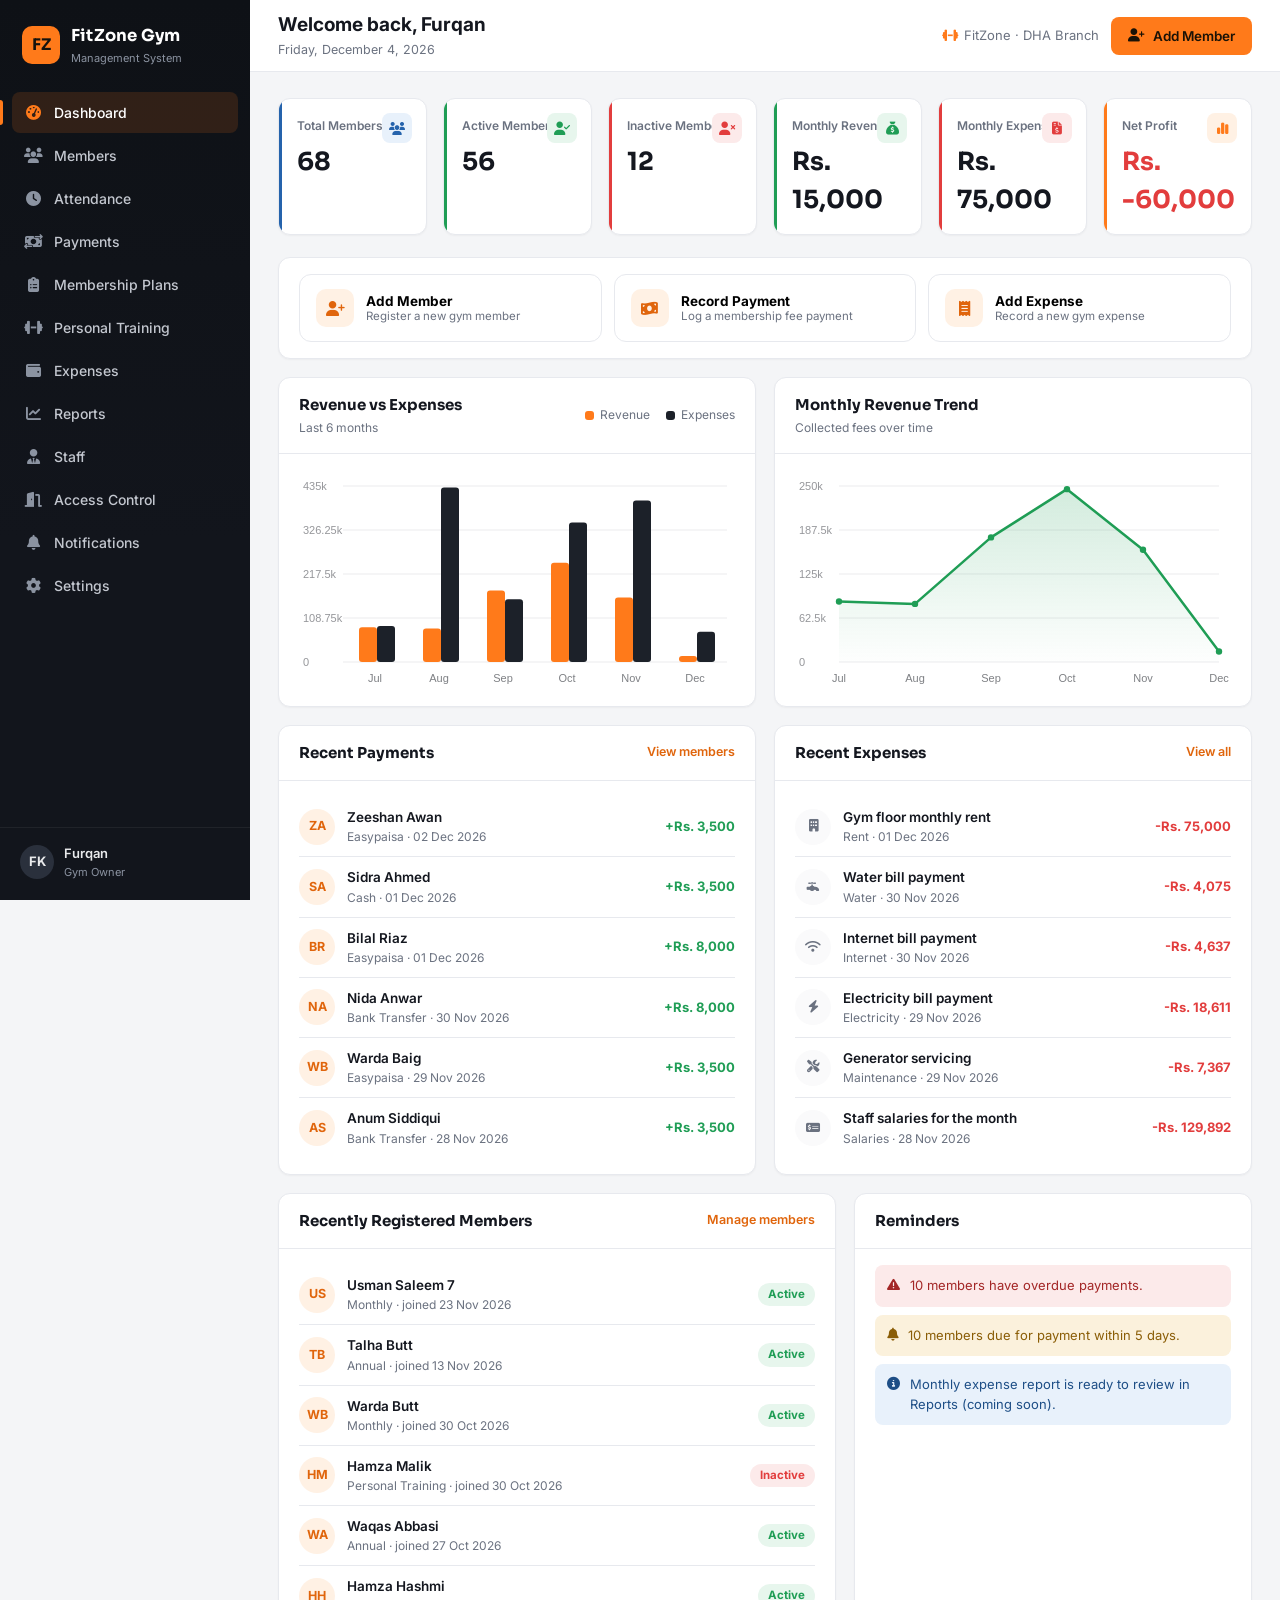
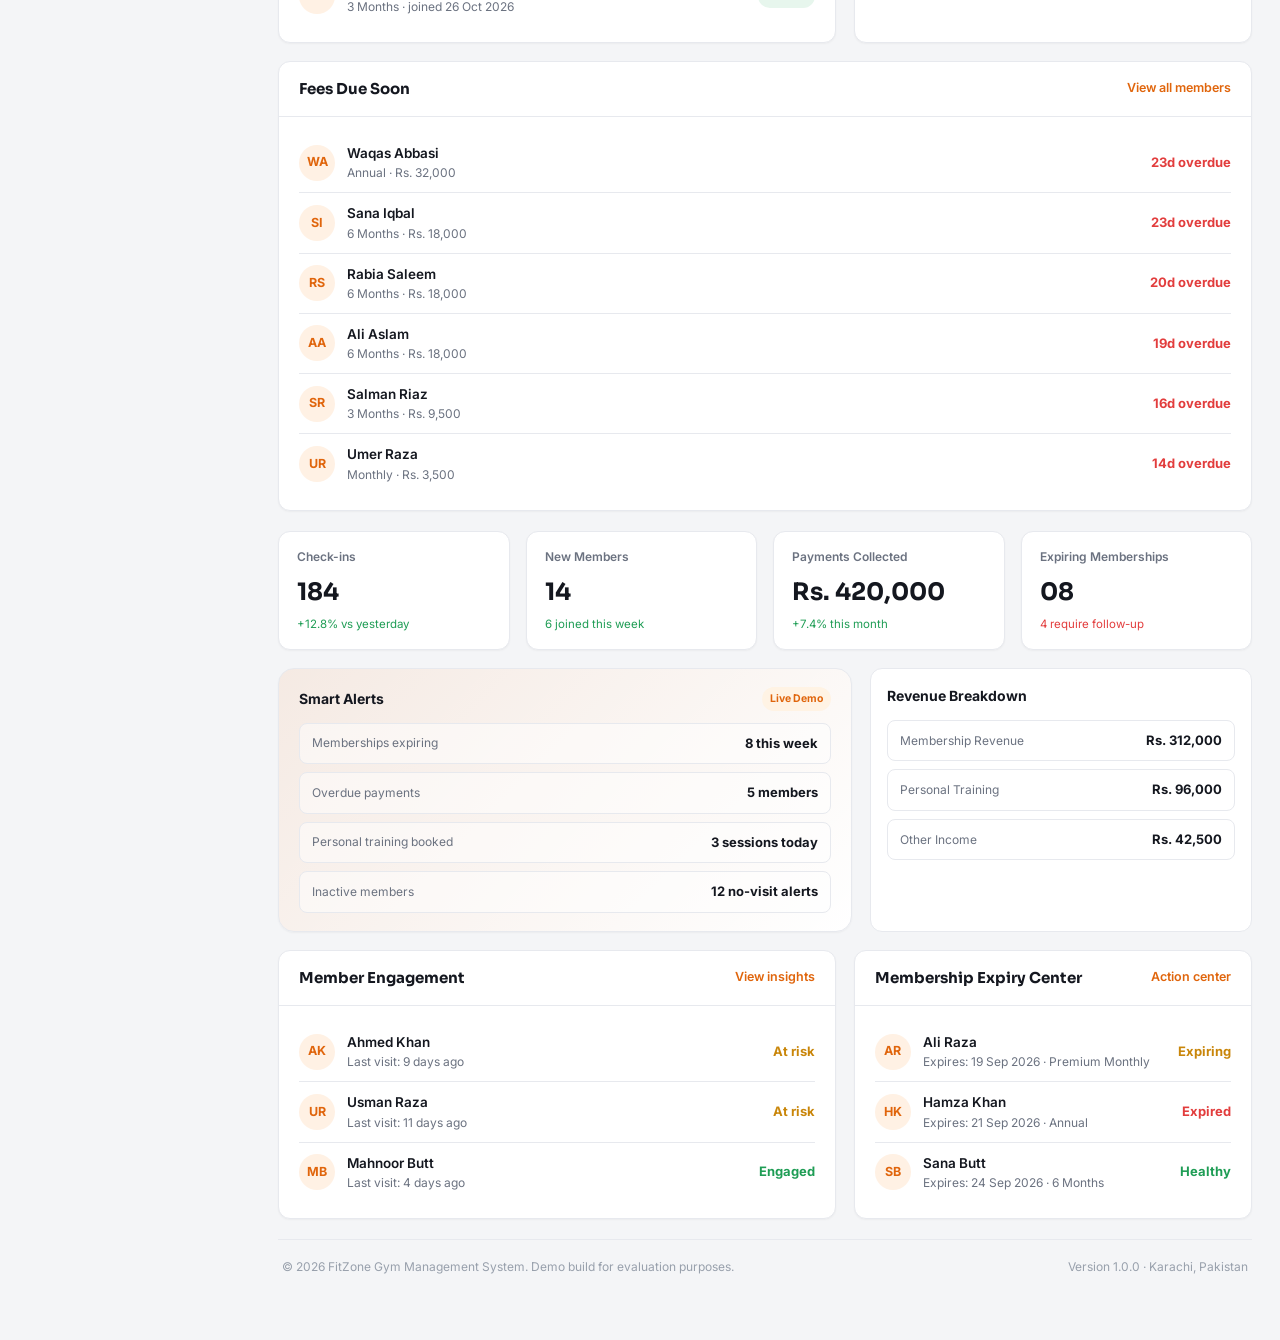
<file: index.html>
<!DOCTYPE html>
<html lang="en">
<head>
<meta charset="UTF-8">
<meta name="viewport" content="width=device-width, initial-scale=1.0">
<title>Dashboard · FitZone Gym</title>
<link rel="preconnect" href="https://fonts.googleapis.com">
<link href="https://fonts.googleapis.com/css2?family=Sora:wght@600;700;800&family=Inter:wght@400;500;600;700&display=swap" rel="stylesheet">
<link rel="stylesheet" href="https://cdnjs.cloudflare.com/ajax/libs/font-awesome/6.5.1/css/all.min.css">
<link rel="stylesheet" href="./css/style.css">
</head>
<body data-page="dashboard">

<div class="app-shell">
  <div class="sidebar-scrim" id="sidebarScrim"></div>

  <aside class="sidebar" id="sidebar">
    <div class="sidebar__brand">
      <div class="sidebar__brand-mark">FZ</div>
      <div class="sidebar__brand-text">
        <span class="sidebar__brand-name">FitZone Gym</span>
        <span class="sidebar__brand-sub">Management System</span>
      </div>
    </div>
    <nav class="sidebar__nav">
      <a href="index.html" class="sidebar__link sidebar__link--active"><i class="fa-solid fa-gauge-high"></i> Dashboard</a>
      <a href="members.html" class="sidebar__link"><i class="fa-solid fa-users"></i> Members</a>
      <a href="attendance.html" class="sidebar__link"><i class="fa-solid fa-clock"></i> Attendance</a>
      <a href="payments.html" class="sidebar__link"><i class="fa-solid fa-money-bill-transfer"></i> Payments</a>
      <a href="plans.html" class="sidebar__link"><i class="fa-solid fa-clipboard-list"></i> Membership Plans</a>
      <a href="training.html" class="sidebar__link"><i class="fa-solid fa-dumbbell"></i> Personal Training</a>
      <a href="expenses.html" class="sidebar__link"><i class="fa-solid fa-wallet"></i> Expenses</a>
      <a href="reports.html" class="sidebar__link"><i class="fa-solid fa-chart-line"></i> Reports</a>
      <a href="staff.html" class="sidebar__link"><i class="fa-solid fa-user-tie"></i> Staff</a>
      <a href="access-control.html" class="sidebar__link"><i class="fa-solid fa-door-open"></i> Access Control</a>
      <a href="notifications.html" class="sidebar__link"><i class="fa-solid fa-bell"></i> Notifications</a>
      <a href="settings.html" class="sidebar__link"><i class="fa-solid fa-gear"></i> Settings</a>
    </nav>
    <div class="sidebar__footer">
      <div class="sidebar__owner">
        <div class="sidebar__owner-avatar">FK</div>
        <div>
          <div class="sidebar__owner-name">Furqan</div>
          <div class="sidebar__owner-role">Gym Owner</div>
        </div>
      </div>
    </div>
  </aside>

  <div class="main">
    <header class="topbar">
      <div class="topbar__left">
        <button class="sidebar-toggle" id="sidebarToggle" aria-label="Toggle menu"><i class="fa-solid fa-bars"></i></button>
        <div>
          <div class="topbar__title">Welcome back, Furqan</div>
          <div class="topbar__subtitle" id="currentDate"></div>
        </div>
      </div>
      <div class="topbar__right">
        <div class="topbar__date"><i class="fa-solid fa-dumbbell"></i>FitZone · DHA Branch</div>
        <button class="btn btn--primary" id="qaAddMember"><i class="fa-solid fa-user-plus"></i> Add Member</button>
      </div>
    </header>

    <main class="content">

      <!-- Stat cards -->
      <section class="stat-grid">
        <div class="stat-card stat-card--total">
          <div class="stat-card__icon"><i class="fa-solid fa-users"></i></div>
          <div class="stat-card__label">Total Members</div>
          <div class="stat-card__value" id="statTotalMembers">—</div>
        </div>
        <div class="stat-card stat-card--active">
          <div class="stat-card__icon"><i class="fa-solid fa-user-check"></i></div>
          <div class="stat-card__label">Active Members</div>
          <div class="stat-card__value" id="statActiveMembers">—</div>
        </div>
        <div class="stat-card stat-card--inactive">
          <div class="stat-card__icon"><i class="fa-solid fa-user-xmark"></i></div>
          <div class="stat-card__label">Inactive Members</div>
          <div class="stat-card__value" id="statInactiveMembers">—</div>
        </div>
        <div class="stat-card stat-card--revenue">
          <div class="stat-card__icon"><i class="fa-solid fa-sack-dollar"></i></div>
          <div class="stat-card__label">Monthly Revenue</div>
          <div class="stat-card__value" id="statMonthlyRevenue">—</div>
        </div>
        <div class="stat-card stat-card--expenses">
          <div class="stat-card__icon"><i class="fa-solid fa-file-invoice-dollar"></i></div>
          <div class="stat-card__label">Monthly Expenses</div>
          <div class="stat-card__value" id="statMonthlyExpenses">—</div>
        </div>
        <div class="stat-card stat-card--profit">
          <div class="stat-card__icon"><i class="fa-solid fa-chart-simple"></i></div>
          <div class="stat-card__label">Net Profit</div>
          <div class="stat-card__value" id="statNetProfit">—</div>
        </div>
      </section>

      <!-- Quick actions -->
      <section class="panel" style="margin-bottom: 18px;">
        <div class="panel__body">
          <div class="quick-actions">
            <button class="quick-action-btn" id="qaAddMember2" onclick="document.getElementById('qaAddMember').click()">
              <div class="quick-action-btn__icon"><i class="fa-solid fa-user-plus"></i></div>
              <div><div class="quick-action-btn__label">Add Member</div><div class="quick-action-btn__sub">Register a new gym member</div></div>
            </button>
            <button class="quick-action-btn" id="qaRecordPayment">
              <div class="quick-action-btn__icon"><i class="fa-solid fa-money-bill-wave"></i></div>
              <div><div class="quick-action-btn__label">Record Payment</div><div class="quick-action-btn__sub">Log a membership fee payment</div></div>
            </button>
            <button class="quick-action-btn" id="qaAddExpense">
              <div class="quick-action-btn__icon"><i class="fa-solid fa-receipt"></i></div>
              <div><div class="quick-action-btn__label">Add Expense</div><div class="quick-action-btn__sub">Record a new gym expense</div></div>
            </button>
          </div>
        </div>
      </section>

      <!-- Charts -->
      <section class="two-col">
        <div class="panel">
          <div class="panel__header">
            <div>
              <h3>Revenue vs Expenses</h3>
              <div class="panel__header-sub">Last 6 months</div>
            </div>
            <div class="chart-legend">
              <span><i style="background:#FF7A1A"></i>Revenue</span>
              <span><i style="background:#1C2129"></i>Expenses</span>
            </div>
          </div>
          <div class="panel__body">
            <div class="chart-canvas-wrap"><canvas id="chartRevenueExpenses"></canvas></div>
          </div>
        </div>
        <div class="panel">
          <div class="panel__header">
            <div>
              <h3>Monthly Revenue Trend</h3>
              <div class="panel__header-sub">Collected fees over time</div>
            </div>
          </div>
          <div class="panel__body">
            <div class="chart-canvas-wrap"><canvas id="chartMonthlyRevenue"></canvas></div>
          </div>
        </div>
      </section>

      <!-- Lists row 1 -->
      <section class="two-col">
        <div class="panel">
          <div class="panel__header">
            <h3>Recent Payments</h3>
            <a class="panel__link" href="members.html">View members</a>
          </div>
          <div class="panel__body" id="recentPaymentsList"></div>
        </div>
        <div class="panel">
          <div class="panel__header">
            <h3>Recent Expenses</h3>
            <a class="panel__link" href="expenses.html">View all</a>
          </div>
          <div class="panel__body" id="recentExpensesList"></div>
        </div>
      </section>

      <!-- Lists row 2 -->
      <section class="dashboard-grid">
        <div class="panel">
          <div class="panel__header">
            <h3>Recently Registered Members</h3>
            <a class="panel__link" href="members.html">Manage members</a>
          </div>
          <div class="panel__body" id="recentMembersList"></div>
        </div>
        <div class="panel">
          <div class="panel__header">
            <h3>Reminders</h3>
          </div>
          <div class="panel__body" id="remindersList"></div>
        </div>
      </section>

      <section class="panel">
        <div class="panel__header">
          <h3>Fees Due Soon</h3>
          <a class="panel__link" href="members.html">View all members</a>
        </div>
        <div class="panel__body" id="dueSoonList"></div>
      </section>

      <section class="module-grid" style="margin-top: 20px;">
        <div class="mini-stat">
          <div class="mini-stat__label">Check-ins</div>
          <div class="mini-stat__value">184</div>
          <div class="mini-stat__trend">+12.8% vs yesterday</div>
        </div>
        <div class="mini-stat">
          <div class="mini-stat__label">New Members</div>
          <div class="mini-stat__value">14</div>
          <div class="mini-stat__trend">6 joined this week</div>
        </div>
        <div class="mini-stat">
          <div class="mini-stat__label">Payments Collected</div>
          <div class="mini-stat__value">Rs. 420,000</div>
          <div class="mini-stat__trend">+7.4% this month</div>
        </div>
        <div class="mini-stat">
          <div class="mini-stat__label">Expiring Memberships</div>
          <div class="mini-stat__value">08</div>
          <div class="mini-stat__trend mini-stat__trend--down">4 require follow-up</div>
        </div>
      </section>

      <section class="hero-card">
        <div class="smart-card">
          <div class="smart-card__header">
            <div class="smart-card__title">Smart Alerts</div>
            <span class="smart-card__badge">Live Demo</span>
          </div>
          <div class="smart-card__detail">
            <div class="detail-row"><span class="detail-row__label">Memberships expiring</span><span class="detail-row__value">8 this week</span></div>
            <div class="detail-row"><span class="detail-row__label">Overdue payments</span><span class="detail-row__value">5 members</span></div>
            <div class="detail-row"><span class="detail-row__label">Personal training booked</span><span class="detail-row__value">3 sessions today</span></div>
            <div class="detail-row"><span class="detail-row__label">Inactive members</span><span class="detail-row__value">12 no-visit alerts</span></div>
          </div>
        </div>
        <div class="flow-box">
          <div class="flow-box__title">Revenue Breakdown</div>
          <div class="smart-card__detail">
            <div class="detail-row"><span class="detail-row__label">Membership Revenue</span><span class="detail-row__value">Rs. 312,000</span></div>
            <div class="detail-row"><span class="detail-row__label">Personal Training</span><span class="detail-row__value">Rs. 96,000</span></div>
            <div class="detail-row"><span class="detail-row__label">Other Income</span><span class="detail-row__value">Rs. 42,500</span></div>
          </div>
        </div>
      </section>

      <section class="dashboard-grid">
        <div class="panel">
          <div class="panel__header">
            <h3>Member Engagement</h3>
            <a class="panel__link" href="reports.html">View insights</a>
          </div>
          <div class="panel__body">
            <div class="list-row">
              <div class="list-row__avatar">AK</div>
              <div class="list-row__main">
                <div class="list-row__title">Ahmed Khan</div>
                <div class="list-row__sub">Last visit: 9 days ago</div>
              </div>
              <div class="list-row__value list-row__value--warning">At risk</div>
            </div>
            <div class="list-row">
              <div class="list-row__avatar">UR</div>
              <div class="list-row__main">
                <div class="list-row__title">Usman Raza</div>
                <div class="list-row__sub">Last visit: 11 days ago</div>
              </div>
              <div class="list-row__value list-row__value--warning">At risk</div>
            </div>
            <div class="list-row">
              <div class="list-row__avatar">MB</div>
              <div class="list-row__main">
                <div class="list-row__title">Mahnoor Butt</div>
                <div class="list-row__sub">Last visit: 4 days ago</div>
              </div>
              <div class="list-row__value list-row__value--success">Engaged</div>
            </div>
          </div>
        </div>

        <div class="panel">
          <div class="panel__header">
            <h3>Membership Expiry Center</h3>
            <a class="panel__link" href="members.html">Action center</a>
          </div>
          <div class="panel__body">
            <div class="list-row">
              <div class="list-row__avatar">AR</div>
              <div class="list-row__main">
                <div class="list-row__title">Ali Raza</div>
                <div class="list-row__sub">Expires: 19 Sep 2026 · Premium Monthly</div>
              </div>
              <div class="list-row__value list-row__value--warning">Expiring</div>
            </div>
            <div class="list-row">
              <div class="list-row__avatar">HK</div>
              <div class="list-row__main">
                <div class="list-row__title">Hamza Khan</div>
                <div class="list-row__sub">Expires: 21 Sep 2026 · Annual</div>
              </div>
              <div class="list-row__value list-row__value--danger">Expired</div>
            </div>
            <div class="list-row">
              <div class="list-row__avatar">SB</div>
              <div class="list-row__main">
                <div class="list-row__title">Sana Butt</div>
                <div class="list-row__sub">Expires: 24 Sep 2026 · 6 Months</div>
              </div>
              <div class="list-row__value list-row__value--success">Healthy</div>
            </div>
          </div>
        </div>
      </section>

      <footer class="app-footer">
        <span>© 2026 FitZone Gym Management System. Demo build for evaluation purposes.</span>
        <span>Version 1.0.0 · Karachi, Pakistan</span>
      </footer>
    </main>
  </div>
</div>

<script src="js/script.js"></script>
</body>
</html>
</file>
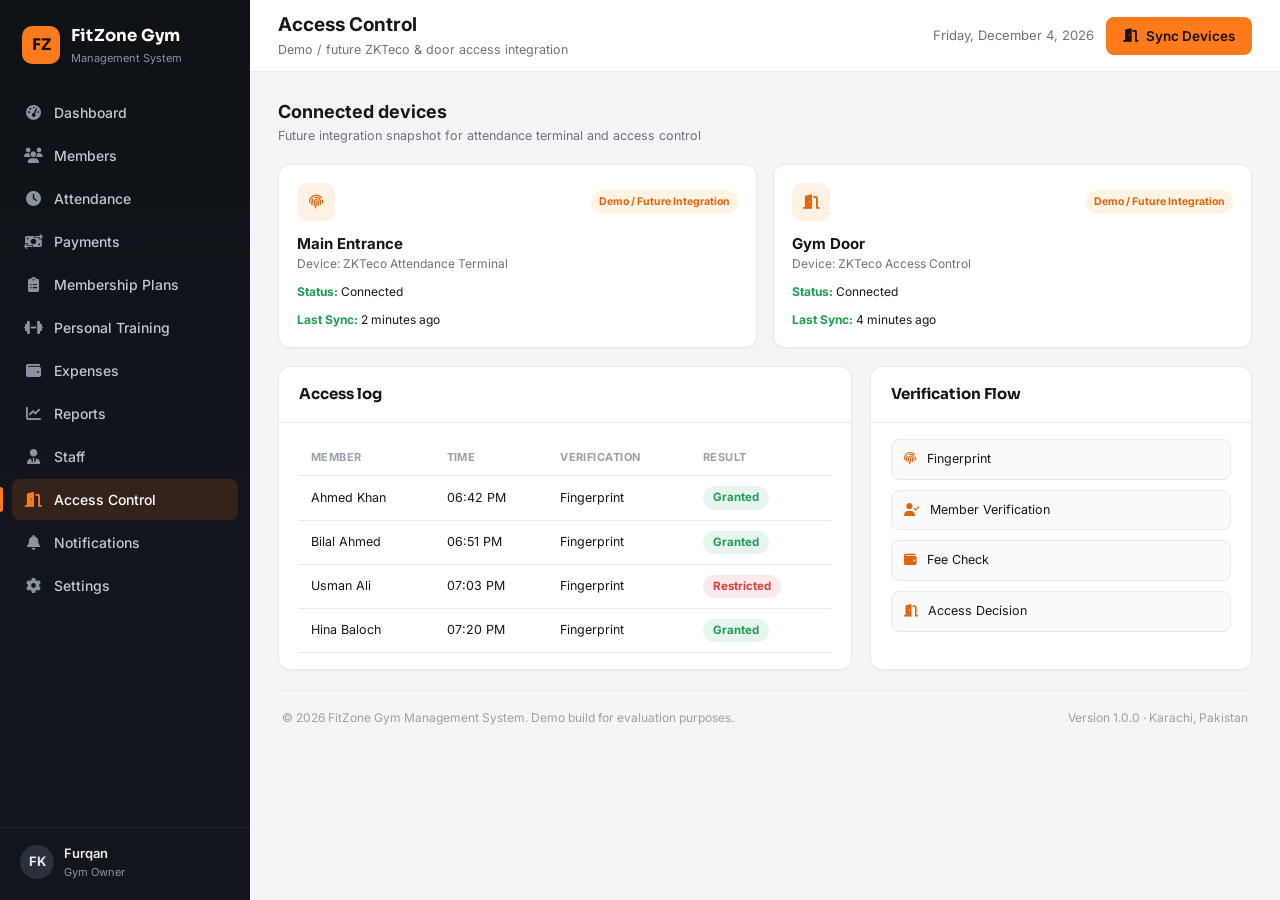
<file: access-control.html>
<!DOCTYPE html>
<html lang="en">
<head>
<meta charset="UTF-8">
<meta name="viewport" content="width=device-width, initial-scale=1.0">
<title>Access Control · FitZone Gym</title>
<link rel="preconnect" href="https://fonts.googleapis.com">
<link href="https://fonts.googleapis.com/css2?family=Sora:wght@600;700;800&family=Inter:wght@400;500;600;700&display=swap" rel="stylesheet">
<link rel="stylesheet" href="https://cdnjs.cloudflare.com/ajax/libs/font-awesome/6.5.1/css/all.min.css">
<link rel="stylesheet" href="./css/style.css">
</head>
<body data-page="access-control">
<div class="app-shell">
  <div class="sidebar-scrim" id="sidebarScrim"></div>

  <aside class="sidebar" id="sidebar">
    <div class="sidebar__brand">
      <div class="sidebar__brand-mark">FZ</div>
      <div class="sidebar__brand-text">
        <span class="sidebar__brand-name">FitZone Gym</span>
        <span class="sidebar__brand-sub">Management System</span>
      </div>
    </div>
    <nav class="sidebar__nav">
      <a href="index.html" class="sidebar__link"><i class="fa-solid fa-gauge-high"></i> Dashboard</a>
      <a href="members.html" class="sidebar__link"><i class="fa-solid fa-users"></i> Members</a>
      <a href="attendance.html" class="sidebar__link"><i class="fa-solid fa-clock"></i> Attendance</a>
      <a href="payments.html" class="sidebar__link"><i class="fa-solid fa-money-bill-transfer"></i> Payments</a>
      <a href="plans.html" class="sidebar__link"><i class="fa-solid fa-clipboard-list"></i> Membership Plans</a>
      <a href="training.html" class="sidebar__link"><i class="fa-solid fa-dumbbell"></i> Personal Training</a>
      <a href="expenses.html" class="sidebar__link"><i class="fa-solid fa-wallet"></i> Expenses</a>
      <a href="reports.html" class="sidebar__link"><i class="fa-solid fa-chart-line"></i> Reports</a>
      <a href="staff.html" class="sidebar__link"><i class="fa-solid fa-user-tie"></i> Staff</a>
      <a href="access-control.html" class="sidebar__link sidebar__link--active"><i class="fa-solid fa-door-open"></i> Access Control</a>
      <a href="notifications.html" class="sidebar__link"><i class="fa-solid fa-bell"></i> Notifications</a>
      <a href="settings.html" class="sidebar__link"><i class="fa-solid fa-gear"></i> Settings</a>
    </nav>
    <div class="sidebar__footer">
      <div class="sidebar__owner">
        <div class="sidebar__owner-avatar">FK</div>
        <div>
          <div class="sidebar__owner-name">Furqan</div>
          <div class="sidebar__owner-role">Gym Owner</div>
        </div>
      </div>
    </div>
  </aside>

  <div class="main">
    <header class="topbar">
      <div class="topbar__left">
        <button class="sidebar-toggle" id="sidebarToggle" aria-label="Toggle menu"><i class="fa-solid fa-bars"></i></button>
        <div>
          <div class="topbar__title">Access Control</div>
          <div class="topbar__subtitle">Demo / future ZKTeco & door access integration</div>
        </div>
      </div>
      <div class="topbar__right">
        <div class="topbar__date" id="currentDate"></div>
        <button class="btn btn--primary"><i class="fa-solid fa-door-open"></i> Sync Devices</button>
      </div>
    </header>

    <main class="content">
      <div class="page-hero">
        <div>
          <div class="page-hero__title">Connected devices</div>
          <div class="page-hero__subtitle">Future integration snapshot for attendance terminal and access control</div>
        </div>
      </div>

      <section class="device-list">
        <div class="device-card">
          <div class="device-card__top"><div class="device-card__icon"><i class="fa-solid fa-fingerprint"></i></div><span class="tag tag--demo">Demo / Future Integration</span></div>
          <div class="device-card__title">Main Entrance</div>
          <div class="device-card__label">Device: ZKTeco Attendance Terminal</div>
          <div class="device-card__status"><strong>Status:</strong> Connected</div>
          <div class="device-card__status"><strong>Last Sync:</strong> 2 minutes ago</div>
        </div>
        <div class="device-card">
          <div class="device-card__top"><div class="device-card__icon"><i class="fa-solid fa-door-open"></i></div><span class="tag tag--demo">Demo / Future Integration</span></div>
          <div class="device-card__title">Gym Door</div>
          <div class="device-card__label">Device: ZKTeco Access Control</div>
          <div class="device-card__status"><strong>Status:</strong> Connected</div>
          <div class="device-card__status"><strong>Last Sync:</strong> 4 minutes ago</div>
        </div>
      </section>

      <section class="schedule-grid" style="margin-top: 18px;">
        <div class="panel">
          <div class="panel__header"><h3>Access log</h3></div>
          <div class="panel__body">
            <table class="log-table">
              <thead>
                <tr><th>Member</th><th>Time</th><th>Verification</th><th>Result</th></tr>
              </thead>
              <tbody>
                <tr><td>Ahmed Khan</td><td>06:42 PM</td><td>Fingerprint</td><td><span class="badge badge--success">Granted</span></td></tr>
                <tr><td>Bilal Ahmed</td><td>06:51 PM</td><td>Fingerprint</td><td><span class="badge badge--success">Granted</span></td></tr>
                <tr><td>Usman Ali</td><td>07:03 PM</td><td>Fingerprint</td><td><span class="badge badge--danger">Restricted</span></td></tr>
                <tr><td>Hina Baloch</td><td>07:20 PM</td><td>Fingerprint</td><td><span class="badge badge--success">Granted</span></td></tr>
              </tbody>
            </table>
          </div>
        </div>
        <div class="panel">
          <div class="panel__header"><h3>Verification Flow</h3></div>
          <div class="panel__body">
            <div class="access-flow">
              <div class="access-flow__step"><i class="fa-solid fa-fingerprint"></i> Fingerprint</div>
              <div class="access-flow__step"><i class="fa-solid fa-user-check"></i> Member Verification</div>
              <div class="access-flow__step"><i class="fa-solid fa-wallet"></i> Fee Check</div>
              <div class="access-flow__step"><i class="fa-solid fa-door-open"></i> Access Decision</div>
            </div>
          </div>
        </div>
      </section>

      <footer class="app-footer">
        <span>© 2026 FitZone Gym Management System. Demo build for evaluation purposes.</span>
        <span>Version 1.0.0 · Karachi, Pakistan</span>
      </footer>
    </main>
  </div>
</div>

<script src="js/script.js"></script>
</body>
</html>
</file>
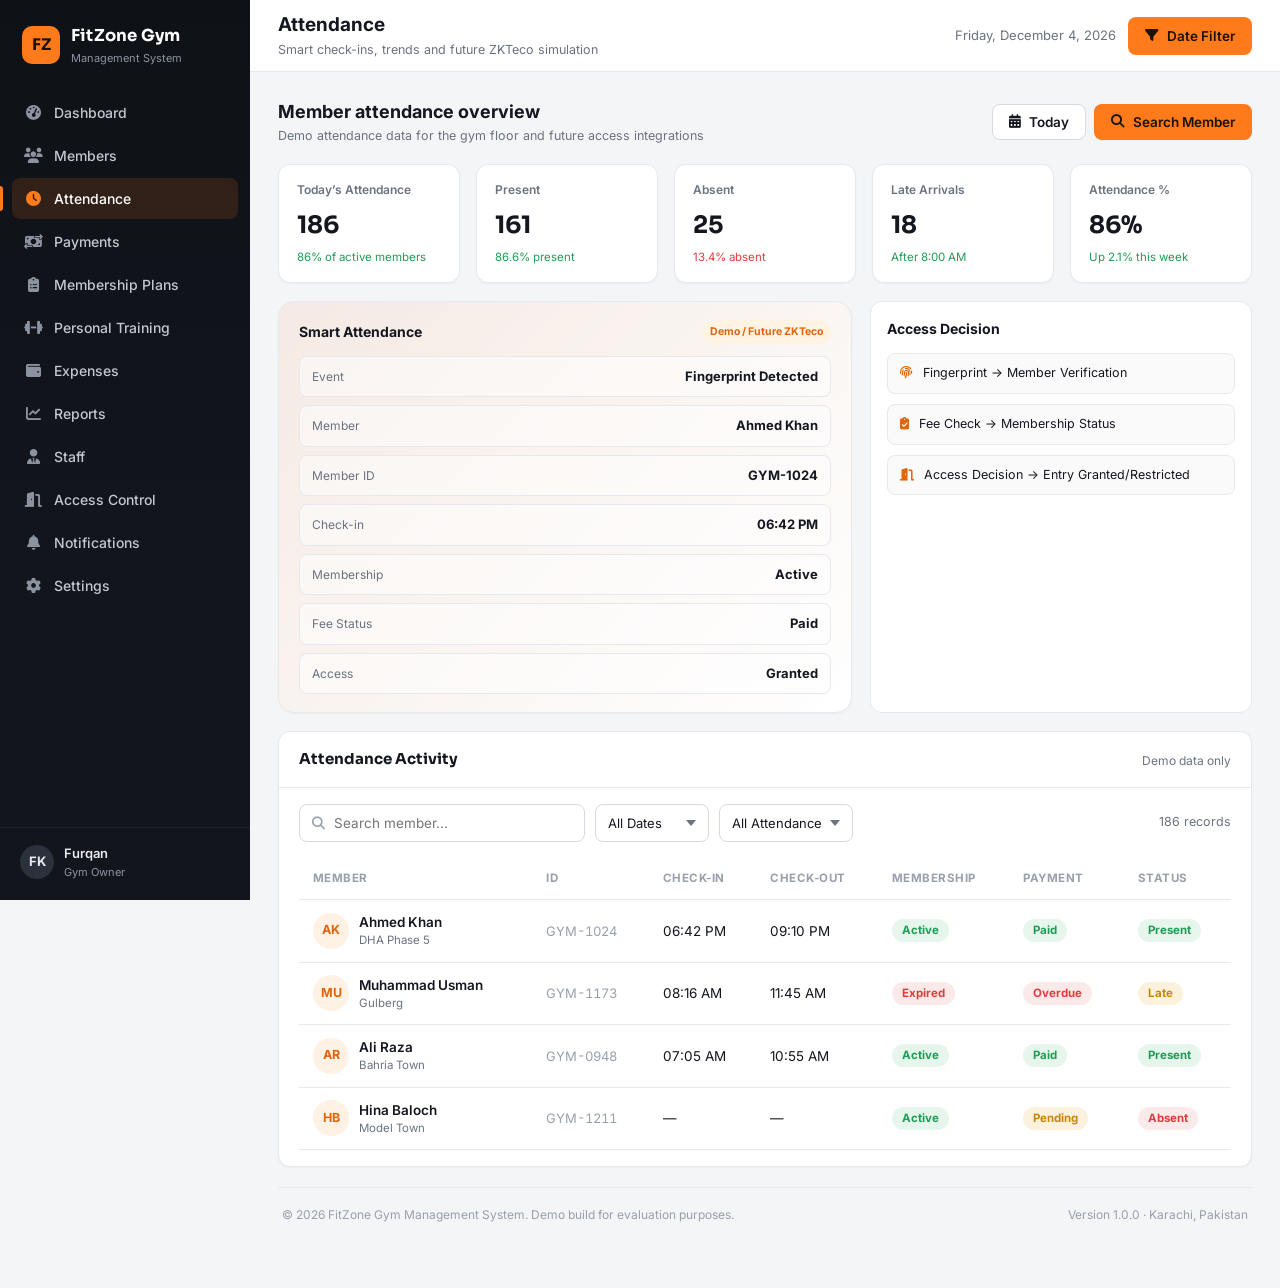
<file: attendance.html>
<!DOCTYPE html>
<html lang="en">
<head>
<meta charset="UTF-8">
<meta name="viewport" content="width=device-width, initial-scale=1.0">
<title>Attendance · FitZone Gym</title>
<link rel="preconnect" href="https://fonts.googleapis.com">
<link href="https://fonts.googleapis.com/css2?family=Sora:wght@600;700;800&family=Inter:wght@400;500;600;700&display=swap" rel="stylesheet">
<link rel="stylesheet" href="https://cdnjs.cloudflare.com/ajax/libs/font-awesome/6.5.1/css/all.min.css">
<link rel="stylesheet" href="./css/style.css">
</head>
<body data-page="attendance">
<div class="app-shell">
  <div class="sidebar-scrim" id="sidebarScrim"></div>

  <aside class="sidebar" id="sidebar">
    <div class="sidebar__brand">
      <div class="sidebar__brand-mark">FZ</div>
      <div class="sidebar__brand-text">
        <span class="sidebar__brand-name">FitZone Gym</span>
        <span class="sidebar__brand-sub">Management System</span>
      </div>
    </div>
    <nav class="sidebar__nav">
      <a href="index.html" class="sidebar__link"><i class="fa-solid fa-gauge-high"></i> Dashboard</a>
      <a href="members.html" class="sidebar__link"><i class="fa-solid fa-users"></i> Members</a>
      <a href="attendance.html" class="sidebar__link sidebar__link--active"><i class="fa-solid fa-clock"></i> Attendance</a>
      <a href="payments.html" class="sidebar__link"><i class="fa-solid fa-money-bill-transfer"></i> Payments</a>
      <a href="plans.html" class="sidebar__link"><i class="fa-solid fa-clipboard-list"></i> Membership Plans</a>
      <a href="training.html" class="sidebar__link"><i class="fa-solid fa-dumbbell"></i> Personal Training</a>
      <a href="expenses.html" class="sidebar__link"><i class="fa-solid fa-wallet"></i> Expenses</a>
      <a href="reports.html" class="sidebar__link"><i class="fa-solid fa-chart-line"></i> Reports</a>
      <a href="staff.html" class="sidebar__link"><i class="fa-solid fa-user-tie"></i> Staff</a>
      <a href="access-control.html" class="sidebar__link"><i class="fa-solid fa-door-open"></i> Access Control</a>
      <a href="notifications.html" class="sidebar__link"><i class="fa-solid fa-bell"></i> Notifications</a>
      <a href="settings.html" class="sidebar__link"><i class="fa-solid fa-gear"></i> Settings</a>
    </nav>
    <div class="sidebar__footer">
      <div class="sidebar__owner">
        <div class="sidebar__owner-avatar">FK</div>
        <div>
          <div class="sidebar__owner-name">Furqan</div>
          <div class="sidebar__owner-role">Gym Owner</div>
        </div>
      </div>
    </div>
  </aside>

  <div class="main">
    <header class="topbar">
      <div class="topbar__left">
        <button class="sidebar-toggle" id="sidebarToggle" aria-label="Toggle menu"><i class="fa-solid fa-bars"></i></button>
        <div>
          <div class="topbar__title">Attendance</div>
          <div class="topbar__subtitle">Smart check-ins, trends and future ZKTeco simulation</div>
        </div>
      </div>
      <div class="topbar__right">
        <div class="topbar__date" id="currentDate"></div>
        <button class="btn btn--primary"><i class="fa-solid fa-filter"></i> Date Filter</button>
      </div>
    </header>

    <main class="content">
      <div class="page-hero">
        <div>
          <div class="page-hero__title">Member attendance overview</div>
          <div class="page-hero__subtitle">Demo attendance data for the gym floor and future access integrations</div>
        </div>
        <div class="inline-actions">
          <button class="btn btn--outline"><i class="fa-solid fa-calendar-days"></i> Today</button>
          <button class="btn btn--primary"><i class="fa-solid fa-magnifying-glass"></i> Search Member</button>
        </div>
      </div>

      <section class="kpi-strip">
        <div class="mini-stat">
          <div class="mini-stat__label">Today’s Attendance</div>
          <div class="mini-stat__value">186</div>
          <div class="mini-stat__trend">86% of active members</div>
        </div>
        <div class="mini-stat">
          <div class="mini-stat__label">Present</div>
          <div class="mini-stat__value">161</div>
          <div class="mini-stat__trend">86.6% present</div>
        </div>
        <div class="mini-stat">
          <div class="mini-stat__label">Absent</div>
          <div class="mini-stat__value">25</div>
          <div class="mini-stat__trend mini-stat__trend--down">13.4% absent</div>
        </div>
        <div class="mini-stat">
          <div class="mini-stat__label">Late Arrivals</div>
          <div class="mini-stat__value">18</div>
          <div class="mini-stat__trend">After 8:00 AM</div>
        </div>
        <div class="mini-stat">
          <div class="mini-stat__label">Attendance %</div>
          <div class="mini-stat__value">86%</div>
          <div class="mini-stat__trend">Up 2.1% this week</div>
        </div>
      </section>

      <section class="hero-card">
        <div class="smart-card">
          <div class="smart-card__header">
            <div class="smart-card__title">Smart Attendance</div>
            <span class="smart-card__badge">Demo / Future ZKTeco</span>
          </div>
          <div class="smart-card__detail">
            <div class="detail-row"><span class="detail-row__label">Event</span><span class="detail-row__value">Fingerprint Detected</span></div>
            <div class="detail-row"><span class="detail-row__label">Member</span><span class="detail-row__value">Ahmed Khan</span></div>
            <div class="detail-row"><span class="detail-row__label">Member ID</span><span class="detail-row__value">GYM-1024</span></div>
            <div class="detail-row"><span class="detail-row__label">Check-in</span><span class="detail-row__value">06:42 PM</span></div>
            <div class="detail-row"><span class="detail-row__label">Membership</span><span class="detail-row__value">Active</span></div>
            <div class="detail-row"><span class="detail-row__label">Fee Status</span><span class="detail-row__value">Paid</span></div>
            <div class="detail-row"><span class="detail-row__label">Access</span><span class="detail-row__value">Granted</span></div>
          </div>
        </div>
        <div class="flow-box">
          <div class="flow-box__title">Access Decision</div>
          <div class="access-flow">
            <div class="access-flow__step"><i class="fa-solid fa-fingerprint"></i> Fingerprint → Member Verification</div>
            <div class="access-flow__step"><i class="fa-solid fa-clipboard-check"></i> Fee Check → Membership Status</div>
            <div class="access-flow__step"><i class="fa-solid fa-door-open"></i> Access Decision → Entry Granted/Restricted</div>
          </div>
        </div>
      </section>

      <section class="panel" style="margin-bottom: 18px;">
        <div class="panel__header">
          <h3>Attendance Activity</h3>
          <div class="panel__header-sub">Demo data only</div>
        </div>
        <div class="panel__body">
          <div class="toolbar">
            <div class="toolbar__search">
              <i class="fa-solid fa-magnifying-glass"></i>
              <input type="text" placeholder="Search member...">
            </div>
            <select>
              <option>All Dates</option>
              <option>Today</option>
              <option>This Week</option>
              <option>This Month</option>
            </select>
            <select>
              <option>All Attendance</option>
              <option>Present</option>
              <option>Absent</option>
              <option>Late</option>
            </select>
            <div class="toolbar__spacer"></div>
            <span class="toolbar__count">186 records</span>
          </div>

          <div class="table-wrap">
            <table class="data-table">
              <thead>
                <tr>
                  <th>Member</th>
                  <th>ID</th>
                  <th>Check-in</th>
                  <th>Check-out</th>
                  <th>Membership</th>
                  <th>Payment</th>
                  <th>Status</th>
                </tr>
              </thead>
              <tbody>
                <tr>
                  <td><div class="cell-person"><div class="list-row__avatar">AK</div><div><div class="cell-person__name">Ahmed Khan</div><div class="cell-person__sub">DHA Phase 5</div></div></div></td>
                  <td><span class="mono">GYM-1024</span></td>
                  <td>06:42 PM</td>
                  <td>09:10 PM</td>
                  <td><span class="badge badge--success">Active</span></td>
                  <td><span class="badge badge--success">Paid</span></td>
                  <td><span class="badge badge--success">Present</span></td>
                </tr>
                <tr>
                  <td><div class="cell-person"><div class="list-row__avatar">MU</div><div><div class="cell-person__name">Muhammad Usman</div><div class="cell-person__sub">Gulberg</div></div></div></td>
                  <td><span class="mono">GYM-1173</span></td>
                  <td>08:16 AM</td>
                  <td>11:45 AM</td>
                  <td><span class="badge badge--danger">Expired</span></td>
                  <td><span class="badge badge--danger">Overdue</span></td>
                  <td><span class="badge badge--warning">Late</span></td>
                </tr>
                <tr>
                  <td><div class="cell-person"><div class="list-row__avatar">AR</div><div><div class="cell-person__name">Ali Raza</div><div class="cell-person__sub">Bahria Town</div></div></div></td>
                  <td><span class="mono">GYM-0948</span></td>
                  <td>07:05 AM</td>
                  <td>10:55 AM</td>
                  <td><span class="badge badge--success">Active</span></td>
                  <td><span class="badge badge--success">Paid</span></td>
                  <td><span class="badge badge--success">Present</span></td>
                </tr>
                <tr>
                  <td><div class="cell-person"><div class="list-row__avatar">HB</div><div><div class="cell-person__name">Hina Baloch</div><div class="cell-person__sub">Model Town</div></div></div></td>
                  <td><span class="mono">GYM-1211</span></td>
                  <td>—</td>
                  <td>—</td>
                  <td><span class="badge badge--success">Active</span></td>
                  <td><span class="badge badge--warning">Pending</span></td>
                  <td><span class="badge badge--danger">Absent</span></td>
                </tr>
              </tbody>
            </table>
          </div>
        </div>
      </section>

      <footer class="app-footer">
        <span>© 2026 FitZone Gym Management System. Demo build for evaluation purposes.</span>
        <span>Version 1.0.0 · Karachi, Pakistan</span>
      </footer>
    </main>
  </div>
</div>

<script src="js/script.js"></script>
</body>
</html>
</file>
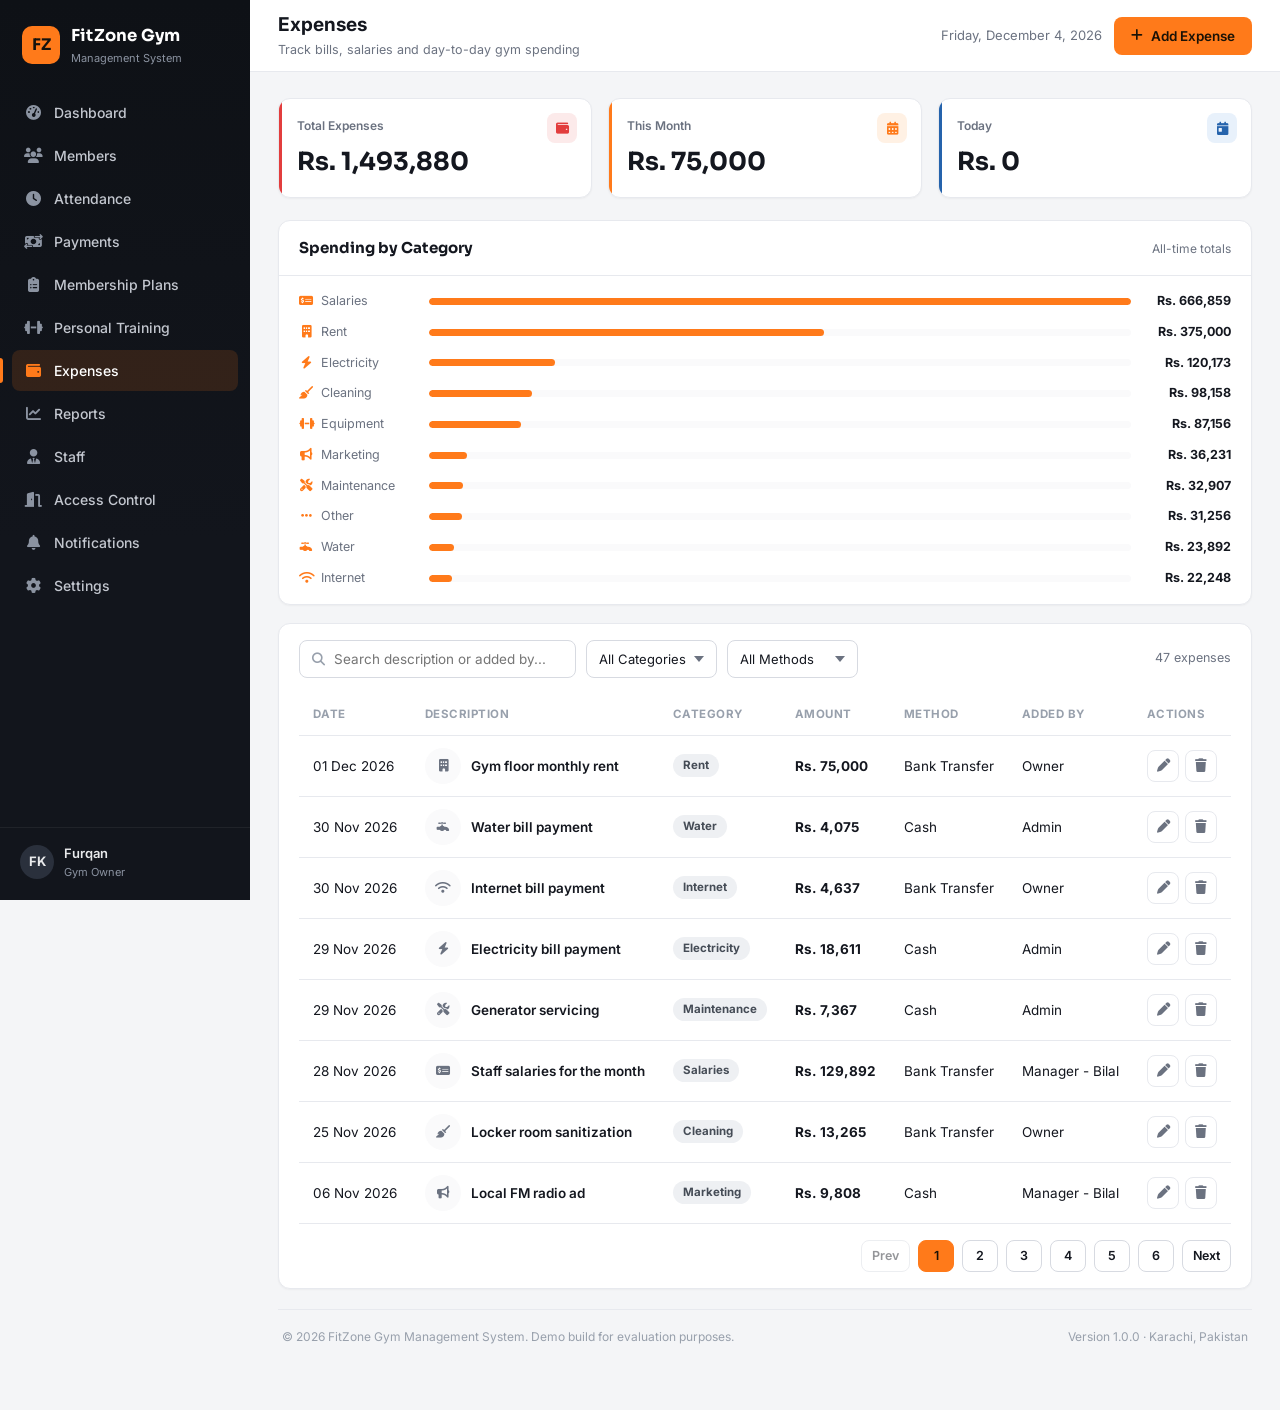
<file: expenses.html>
<!DOCTYPE html>
<html lang="en">
<head>
<meta charset="UTF-8">
<meta name="viewport" content="width=device-width, initial-scale=1.0">
<title>Expenses · FitZone Gym</title>
<link rel="preconnect" href="https://fonts.googleapis.com">
<link href="https://fonts.googleapis.com/css2?family=Sora:wght@600;700;800&family=Inter:wght@400;500;600;700&display=swap" rel="stylesheet">
<link rel="stylesheet" href="https://cdnjs.cloudflare.com/ajax/libs/font-awesome/6.5.1/css/all.min.css">
<link rel="stylesheet" href="./css/style.css">
</head>
<body data-page="expenses">

<div class="app-shell">
  <div class="sidebar-scrim" id="sidebarScrim"></div>

  <aside class="sidebar" id="sidebar">
    <div class="sidebar__brand">
      <div class="sidebar__brand-mark">FZ</div>
      <div class="sidebar__brand-text">
        <span class="sidebar__brand-name">FitZone Gym</span>
        <span class="sidebar__brand-sub">Management System</span>
      </div>
    </div>
    <nav class="sidebar__nav">
      <a href="index.html" class="sidebar__link"><i class="fa-solid fa-gauge-high"></i> Dashboard</a>
      <a href="members.html" class="sidebar__link"><i class="fa-solid fa-users"></i> Members</a>
      <a href="attendance.html" class="sidebar__link"><i class="fa-solid fa-clock"></i> Attendance</a>
      <a href="payments.html" class="sidebar__link"><i class="fa-solid fa-money-bill-transfer"></i> Payments</a>
      <a href="plans.html" class="sidebar__link"><i class="fa-solid fa-clipboard-list"></i> Membership Plans</a>
      <a href="training.html" class="sidebar__link"><i class="fa-solid fa-dumbbell"></i> Personal Training</a>
      <a href="expenses.html" class="sidebar__link sidebar__link--active"><i class="fa-solid fa-wallet"></i> Expenses</a>
      <a href="reports.html" class="sidebar__link"><i class="fa-solid fa-chart-line"></i> Reports</a>
      <a href="staff.html" class="sidebar__link"><i class="fa-solid fa-user-tie"></i> Staff</a>
      <a href="access-control.html" class="sidebar__link"><i class="fa-solid fa-door-open"></i> Access Control</a>
      <a href="notifications.html" class="sidebar__link"><i class="fa-solid fa-bell"></i> Notifications</a>
      <a href="settings.html" class="sidebar__link"><i class="fa-solid fa-gear"></i> Settings</a>
    </nav>
    <div class="sidebar__footer">
      <div class="sidebar__owner">
        <div class="sidebar__owner-avatar">FK</div>
        <div>
          <div class="sidebar__owner-name">Furqan</div>
          <div class="sidebar__owner-role">Gym Owner</div>
        </div>
      </div>
    </div>
  </aside>

  <div class="main">
    <header class="topbar">
      <div class="topbar__left">
        <button class="sidebar-toggle" id="sidebarToggle" aria-label="Toggle menu"><i class="fa-solid fa-bars"></i></button>
        <div>
          <div class="topbar__title">Expenses</div>
          <div class="topbar__subtitle">Track bills, salaries and day-to-day gym spending</div>
        </div>
      </div>
      <div class="topbar__right">
        <div class="topbar__date" id="currentDate"></div>
        <button class="btn btn--primary" id="addExpenseBtn"><i class="fa-solid fa-plus"></i> Add Expense</button>
      </div>
    </header>

    <main class="content">
      <section class="stat-grid" style="grid-template-columns:repeat(3,1fr);">
        <div class="stat-card stat-card--expenses">
          <div class="stat-card__icon"><i class="fa-solid fa-wallet"></i></div>
          <div class="stat-card__label">Total Expenses</div>
          <div class="stat-card__value" id="expTotal">—</div>
        </div>
        <div class="stat-card stat-card--profit">
          <div class="stat-card__icon"><i class="fa-solid fa-calendar-days"></i></div>
          <div class="stat-card__label">This Month</div>
          <div class="stat-card__value" id="expThisMonth">—</div>
        </div>
        <div class="stat-card stat-card--total">
          <div class="stat-card__icon"><i class="fa-solid fa-calendar-day"></i></div>
          <div class="stat-card__label">Today</div>
          <div class="stat-card__value" id="expToday">—</div>
        </div>
      </section>

      <section class="panel" style="margin-bottom:18px;">
        <div class="panel__header">
          <h3>Spending by Category</h3>
          <div class="panel__header-sub">All-time totals</div>
        </div>
        <div class="panel__body" id="expenseCategoryBreakdown"></div>
      </section>

      <section class="panel">
        <div class="panel__body">
          <div class="toolbar">
            <div class="toolbar__search">
              <i class="fa-solid fa-magnifying-glass"></i>
              <input type="text" id="expenseSearch" placeholder="Search description or added by...">
            </div>
            <select id="filterExpenseCategory"></select>
            <select id="filterExpenseMethod">
              <option value="all">All Methods</option>
              <option>Cash</option><option>Bank Transfer</option><option>JazzCash</option><option>Easypaisa</option><option>Card</option>
            </select>
            <div class="toolbar__spacer"></div>
            <span class="toolbar__count" id="expensesResultCount"></span>
          </div>

          <div class="table-wrap">
            <table class="data-table" id="expensesTable">
              <thead>
                <tr><th>Date</th><th>Description</th><th>Category</th><th>Amount</th><th>Method</th><th>Added By</th><th>Actions</th></tr>
              </thead>
              <tbody id="expensesTableBody"></tbody>
            </table>
          </div>
          <div class="empty-state" id="expensesEmptyState" style="display:none;"></div>
          <div class="table-pagination" id="expensesPagination"></div>
        </div>
      </section>

      <footer class="app-footer">
        <span>© 2026 FitZone Gym Management System. Demo build for evaluation purposes.</span>
        <span>Version 1.0.0 · Karachi, Pakistan</span>
      </footer>
    </main>
  </div>
</div>

<!-- Add / Edit Expense Modal -->
<div class="modal-overlay" id="expenseModal">
  <div class="modal modal--small">
    <div class="modal__header">
      <h3 id="expenseModalTitle">Add New Expense</h3>
      <button class="modal__close" data-close-modal="expenseModal"><i class="fa-solid fa-xmark"></i></button>
    </div>
    <form id="expenseForm">
      <div class="modal__body">
        <div class="form-grid">
          <div class="form-field form-field--full"><label>Description</label><input name="description" required placeholder="e.g. Electricity bill payment"></div>
          <div class="form-field">
            <label>Category</label>
            <select name="category" id="formExpenseCategory" required></select>
          </div>
          <div class="form-field"><label>Amount (Rs.)</label><input type="number" name="amount" required></div>
          <div class="form-field"><label>Date</label><input type="date" name="date" required></div>
          <div class="form-field">
            <label>Payment Method</label>
            <select name="method">
              <option>Cash</option><option>Bank Transfer</option><option>JazzCash</option><option>Easypaisa</option><option>Card</option>
            </select>
          </div>
          <div class="form-field form-field--full"><label>Added By</label><input name="addedBy" placeholder="e.g. Admin"></div>
        </div>
      </div>
      <div class="modal__footer">
        <button type="button" class="btn btn--ghost" id="expenseFormCancel">Cancel</button>
        <button type="submit" class="btn btn--primary"><i class="fa-solid fa-check"></i> Save Expense</button>
      </div>
    </form>
  </div>
</div>

<script src="js/script.js"></script>
</body>
</html>
</file>
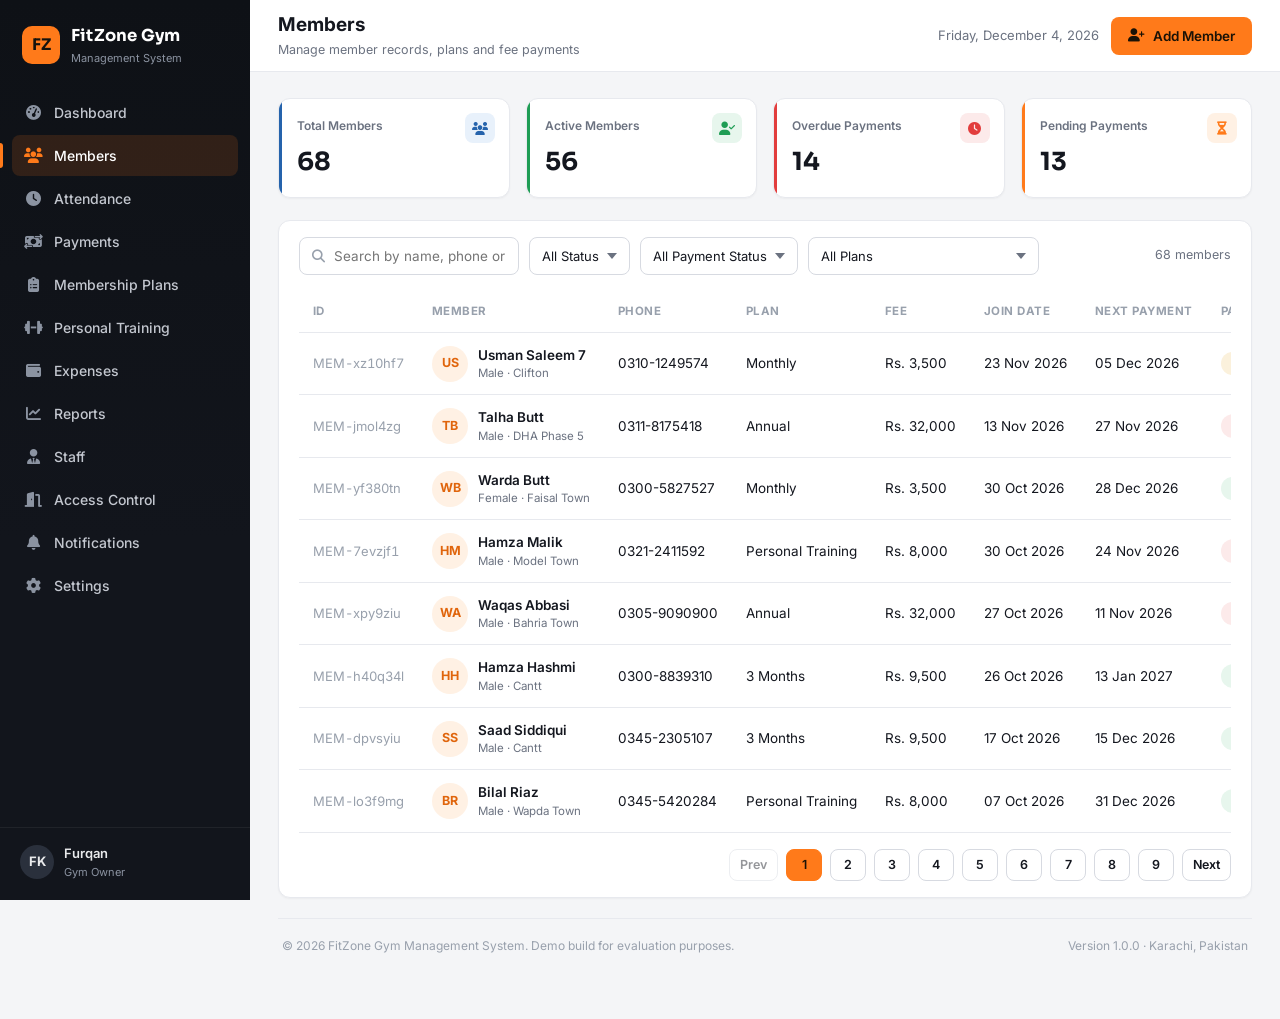
<file: members.html>
<!DOCTYPE html>
<html lang="en">
<head>
<meta charset="UTF-8">
<meta name="viewport" content="width=device-width, initial-scale=1.0">
<title>Members · FitZone Gym</title>
<link rel="preconnect" href="https://fonts.googleapis.com">
<link href="https://fonts.googleapis.com/css2?family=Sora:wght@600;700;800&family=Inter:wght@400;500;600;700&display=swap" rel="stylesheet">
<link rel="stylesheet" href="https://cdnjs.cloudflare.com/ajax/libs/font-awesome/6.5.1/css/all.min.css">
<link rel="stylesheet" href="./css/style.css">
</head>
<body data-page="members">

<div class="app-shell">
  <div class="sidebar-scrim" id="sidebarScrim"></div>

  <aside class="sidebar" id="sidebar">
    <div class="sidebar__brand">
      <div class="sidebar__brand-mark">FZ</div>
      <div class="sidebar__brand-text">
        <span class="sidebar__brand-name">FitZone Gym</span>
        <span class="sidebar__brand-sub">Management System</span>
      </div>
    </div>
    <nav class="sidebar__nav">
      <a href="index.html" class="sidebar__link"><i class="fa-solid fa-gauge-high"></i> Dashboard</a>
      <a href="members.html" class="sidebar__link sidebar__link--active"><i class="fa-solid fa-users"></i> Members</a>
      <a href="attendance.html" class="sidebar__link"><i class="fa-solid fa-clock"></i> Attendance</a>
      <a href="payments.html" class="sidebar__link"><i class="fa-solid fa-money-bill-transfer"></i> Payments</a>
      <a href="plans.html" class="sidebar__link"><i class="fa-solid fa-clipboard-list"></i> Membership Plans</a>
      <a href="training.html" class="sidebar__link"><i class="fa-solid fa-dumbbell"></i> Personal Training</a>
      <a href="expenses.html" class="sidebar__link"><i class="fa-solid fa-wallet"></i> Expenses</a>
      <a href="reports.html" class="sidebar__link"><i class="fa-solid fa-chart-line"></i> Reports</a>
      <a href="staff.html" class="sidebar__link"><i class="fa-solid fa-user-tie"></i> Staff</a>
      <a href="access-control.html" class="sidebar__link"><i class="fa-solid fa-door-open"></i> Access Control</a>
      <a href="notifications.html" class="sidebar__link"><i class="fa-solid fa-bell"></i> Notifications</a>
      <a href="settings.html" class="sidebar__link"><i class="fa-solid fa-gear"></i> Settings</a>
    </nav>
    <div class="sidebar__footer">
      <div class="sidebar__owner">
        <div class="sidebar__owner-avatar">FK</div>
        <div>
          <div class="sidebar__owner-name">Furqan</div>
          <div class="sidebar__owner-role">Gym Owner</div>
        </div>
      </div>
    </div>
  </aside>

  <div class="main">
    <header class="topbar">
      <div class="topbar__left">
        <button class="sidebar-toggle" id="sidebarToggle" aria-label="Toggle menu"><i class="fa-solid fa-bars"></i></button>
        <div>
          <div class="topbar__title">Members</div>
          <div class="topbar__subtitle">Manage member records, plans and fee payments</div>
        </div>
      </div>
      <div class="topbar__right">
        <div class="topbar__date" id="currentDate"></div>
        <button class="btn btn--primary" id="addMemberBtn"><i class="fa-solid fa-user-plus"></i> Add Member</button>
      </div>
    </header>

    <main class="content">
      <section class="stat-grid" style="grid-template-columns:repeat(4,1fr);">
        <div class="stat-card stat-card--total">
          <div class="stat-card__icon"><i class="fa-solid fa-users"></i></div>
          <div class="stat-card__label">Total Members</div>
          <div class="stat-card__value" id="mStatTotal">—</div>
        </div>
        <div class="stat-card stat-card--active">
          <div class="stat-card__icon"><i class="fa-solid fa-user-check"></i></div>
          <div class="stat-card__label">Active Members</div>
          <div class="stat-card__value" id="mStatActive">—</div>
        </div>
        <div class="stat-card stat-card--inactive">
          <div class="stat-card__icon"><i class="fa-solid fa-clock"></i></div>
          <div class="stat-card__label">Overdue Payments</div>
          <div class="stat-card__value" id="mStatOverdue">—</div>
        </div>
        <div class="stat-card stat-card--profit">
          <div class="stat-card__icon"><i class="fa-solid fa-hourglass-half"></i></div>
          <div class="stat-card__label">Pending Payments</div>
          <div class="stat-card__value" id="mStatPending">—</div>
        </div>
      </section>

      <section class="panel">
        <div class="panel__body">
          <div class="toolbar">
            <div class="toolbar__search">
              <i class="fa-solid fa-magnifying-glass"></i>
              <input type="text" id="memberSearch" placeholder="Search by name, phone or CNIC...">
            </div>
            <select id="filterStatus">
              <option value="all">All Status</option>
              <option value="Active">Active</option>
              <option value="Inactive">Inactive</option>
            </select>
            <select id="filterPayment">
              <option value="all">All Payment Status</option>
              <option value="Paid">Paid</option>
              <option value="Pending">Pending</option>
              <option value="Overdue">Overdue</option>
            </select>
            <select id="filterPlan"></select>
            <div class="toolbar__spacer"></div>
            <span class="toolbar__count" id="membersResultCount"></span>
          </div>

          <div class="table-wrap">
            <table class="data-table" id="membersTable">
              <thead>
                <tr>
                  <th>ID</th><th>Member</th><th>Phone</th><th>Plan</th><th>Fee</th>
                  <th>Join Date</th><th>Next Payment</th><th>Payment</th><th>Status</th><th>Actions</th>
                </tr>
              </thead>
              <tbody id="membersTableBody"></tbody>
            </table>
          </div>
          <div class="empty-state" id="membersEmptyState" style="display:none;"></div>
          <div class="table-pagination" id="membersPagination"></div>
        </div>
      </section>

      <footer class="app-footer">
        <span>© 2026 FitZone Gym Management System. Demo build for evaluation purposes.</span>
        <span>Version 1.0.0 · Karachi, Pakistan</span>
      </footer>
    </main>
  </div>
</div>

<!-- Add / Edit Member Modal -->
<div class="modal-overlay" id="memberModal">
  <div class="modal">
    <div class="modal__header">
      <h3 id="memberModalTitle">Add New Member</h3>
      <button class="modal__close" data-close-modal="memberModal"><i class="fa-solid fa-xmark"></i></button>
    </div>
    <form id="memberForm">
      <div class="modal__body">
        <div class="form-grid">
          <div class="form-field"><label>Full Name</label><input name="name" required placeholder="e.g. Ahmed Raza"></div>
          <div class="form-field"><label>Father / Guardian Name</label><input name="fatherName" placeholder="e.g. Muhammad Raza"></div>
          <div class="form-field"><label>CNIC (optional)</label><input name="cnic" placeholder="42101-1234567-1"></div>
          <div class="form-field"><label>Phone Number</label><input name="phone" required placeholder="0300-1234567"></div>
          <div class="form-field"><label>Emergency Contact</label><input name="emergencyContact" placeholder="0321-1234567"></div>
          <div class="form-field">
            <label>Gender</label>
            <select name="gender"><option>Male</option><option>Female</option></select>
          </div>
          <div class="form-field"><label>Date of Birth</label><input type="date" name="dob"></div>
          <div class="form-field">
            <label>Membership Plan</label>
            <select name="plan" id="formPlan" required></select>
          </div>
          <div class="form-field"><label>Monthly Fee (Rs.)</label><input type="number" name="fee" id="formFee" required></div>
          <div class="form-field"><label>Joining Date</label><input type="date" name="joinDate" id="formJoinDate" required></div>
          <div class="form-field"><label>Next Payment Date</label><input type="date" name="nextPayment" id="formNextPayment" required></div>
          <div class="form-field">
            <label>Status</label>
            <select name="status"><option>Active</option><option>Inactive</option></select>
          </div>
          <div class="form-field form-field--full"><label>Notes</label><textarea name="notes" placeholder="Any additional notes about this member..."></textarea></div>
        </div>
      </div>
      <div class="modal__footer">
        <button type="button" class="btn btn--ghost" id="memberFormCancel">Cancel</button>
        <button type="submit" class="btn btn--primary"><i class="fa-solid fa-check"></i> Save Member</button>
      </div>
    </form>
  </div>
</div>

<!-- View Member Modal -->
<div class="modal-overlay" id="viewMemberModal">
  <div class="modal">
    <div class="modal__header">
      <h3>Member Details</h3>
      <button class="modal__close" data-close-modal="viewMemberModal"><i class="fa-solid fa-xmark"></i></button>
    </div>
    <div class="modal__body" id="viewMemberBody"></div>
    <div class="modal__footer">
      <button type="button" class="btn btn--outline" data-close-modal="viewMemberModal">Close</button>
    </div>
  </div>
</div>

<!-- Record Payment Modal -->
<div class="modal-overlay" id="paymentModal">
  <div class="modal modal--small">
    <div class="modal__header">
      <h3>Record Payment</h3>
      <button class="modal__close" data-close-modal="paymentModal"><i class="fa-solid fa-xmark"></i></button>
    </div>
    <form id="paymentForm">
      <div class="modal__body">
        <div class="payment-summary">
          <div>
            <strong id="paymentMemberName">—</strong><br>
            <span id="paymentMemberPlan">—</span>
          </div>
          <i class="fa-solid fa-money-bill-wave" style="color:var(--accent); font-size:20px;"></i>
        </div>
        <div class="form-grid">
          <div class="form-field"><label>Amount (Rs.)</label><input type="number" name="amount" required></div>
          <div class="form-field"><label>Payment Date</label><input type="date" name="date" required></div>
          <div class="form-field form-field--full">
            <label>Payment Method</label>
            <select name="method">
              <option>Cash</option><option>Bank Transfer</option><option>JazzCash</option><option>Easypaisa</option><option>Card</option>
            </select>
          </div>
        </div>
      </div>
      <div class="modal__footer">
        <button type="button" class="btn btn--ghost" id="paymentFormCancel">Cancel</button>
        <button type="submit" class="btn btn--primary"><i class="fa-solid fa-check"></i> Record Payment</button>
      </div>
    </form>
  </div>
</div>

<script src="js/script.js"></script>
</body>
</html>
</file>
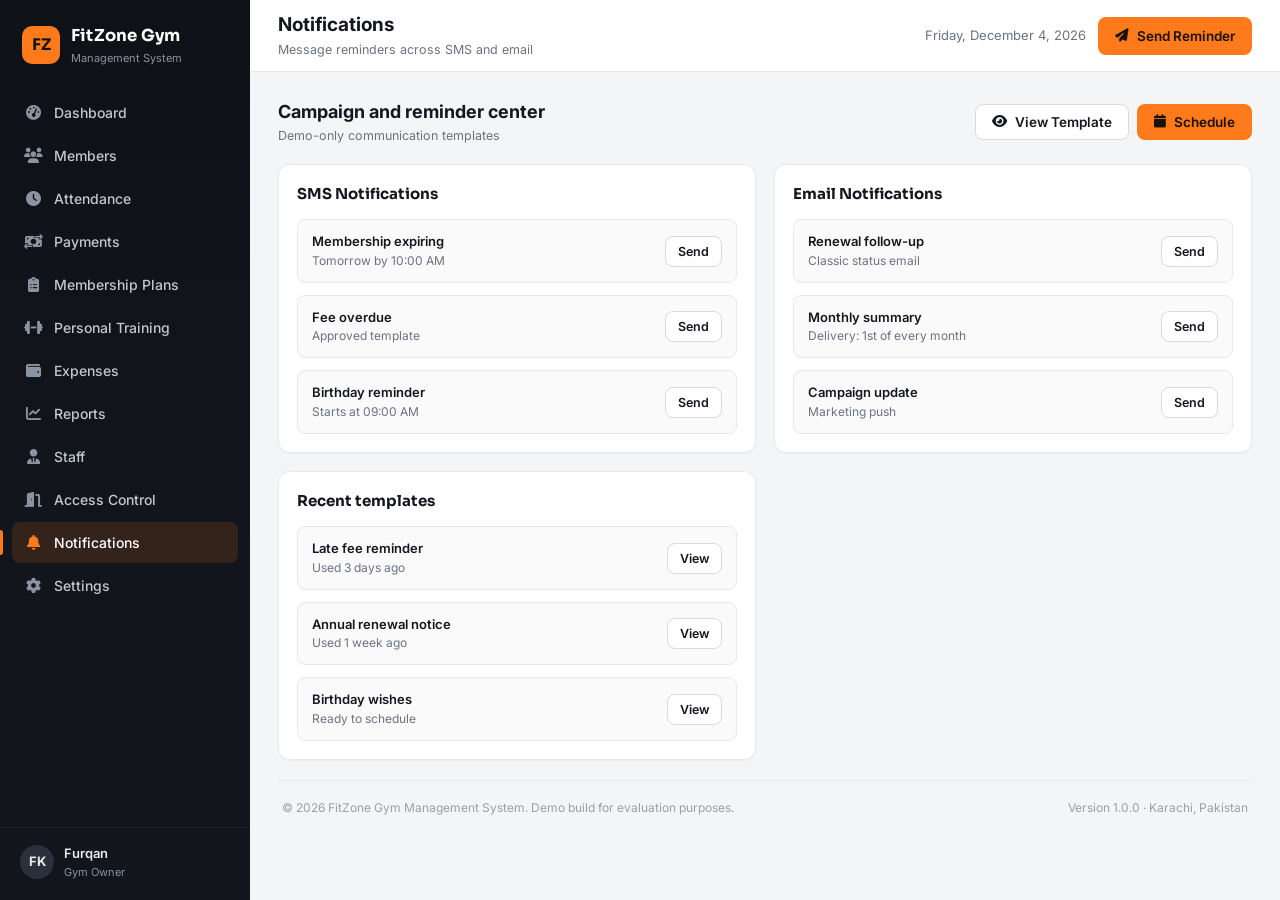
<file: notifications.html>
<!DOCTYPE html>
<html lang="en">
<head>
<meta charset="UTF-8">
<meta name="viewport" content="width=device-width, initial-scale=1.0">
<title>Notifications · FitZone Gym</title>
<link rel="preconnect" href="https://fonts.googleapis.com">
<link href="https://fonts.googleapis.com/css2?family=Sora:wght@600;700;800&family=Inter:wght@400;500;600;700&display=swap" rel="stylesheet">
<link rel="stylesheet" href="https://cdnjs.cloudflare.com/ajax/libs/font-awesome/6.5.1/css/all.min.css">
<link rel="stylesheet" href="./css/style.css">
</head>
<body data-page="notifications">
<div class="app-shell">
  <div class="sidebar-scrim" id="sidebarScrim"></div>

  <aside class="sidebar" id="sidebar">
    <div class="sidebar__brand">
      <div class="sidebar__brand-mark">FZ</div>
      <div class="sidebar__brand-text">
        <span class="sidebar__brand-name">FitZone Gym</span>
        <span class="sidebar__brand-sub">Management System</span>
      </div>
    </div>
    <nav class="sidebar__nav">
      <a href="index.html" class="sidebar__link"><i class="fa-solid fa-gauge-high"></i> Dashboard</a>
      <a href="members.html" class="sidebar__link"><i class="fa-solid fa-users"></i> Members</a>
      <a href="attendance.html" class="sidebar__link"><i class="fa-solid fa-clock"></i> Attendance</a>
      <a href="payments.html" class="sidebar__link"><i class="fa-solid fa-money-bill-transfer"></i> Payments</a>
      <a href="plans.html" class="sidebar__link"><i class="fa-solid fa-clipboard-list"></i> Membership Plans</a>
      <a href="training.html" class="sidebar__link"><i class="fa-solid fa-dumbbell"></i> Personal Training</a>
      <a href="expenses.html" class="sidebar__link"><i class="fa-solid fa-wallet"></i> Expenses</a>
      <a href="reports.html" class="sidebar__link"><i class="fa-solid fa-chart-line"></i> Reports</a>
      <a href="staff.html" class="sidebar__link"><i class="fa-solid fa-user-tie"></i> Staff</a>
      <a href="access-control.html" class="sidebar__link"><i class="fa-solid fa-door-open"></i> Access Control</a>
      <a href="notifications.html" class="sidebar__link sidebar__link--active"><i class="fa-solid fa-bell"></i> Notifications</a>
      <a href="settings.html" class="sidebar__link"><i class="fa-solid fa-gear"></i> Settings</a>
    </nav>
    <div class="sidebar__footer">
      <div class="sidebar__owner">
        <div class="sidebar__owner-avatar">FK</div>
        <div>
          <div class="sidebar__owner-name">Furqan</div>
          <div class="sidebar__owner-role">Gym Owner</div>
        </div>
      </div>
    </div>
  </aside>

  <div class="main">
    <header class="topbar">
      <div class="topbar__left">
        <button class="sidebar-toggle" id="sidebarToggle" aria-label="Toggle menu"><i class="fa-solid fa-bars"></i></button>
        <div>
          <div class="topbar__title">Notifications</div>
          <div class="topbar__subtitle">Message reminders across SMS and email</div>
        </div>
      </div>
      <div class="topbar__right">
        <div class="topbar__date" id="currentDate"></div>
        <button class="btn btn--primary"><i class="fa-solid fa-paper-plane"></i> Send Reminder</button>
      </div>
    </header>

    <main class="content">
      <div class="page-hero">
        <div>
          <div class="page-hero__title">Campaign and reminder center</div>
          <div class="page-hero__subtitle">Demo-only communication templates</div>
        </div>
        <div class="inline-actions">
          <button class="btn btn--outline"><i class="fa-solid fa-eye"></i> View Template</button>
          <button class="btn btn--primary"><i class="fa-solid fa-calendar"></i> Schedule</button>
        </div>
      </div>

      <section class="setting-grid">
        <div class="setting-card">
          <h3>SMS Notifications</h3>
          <div class="notification-stack">
            <div class="notification-item"><div><div class="notification-item__title">Membership expiring</div><div class="notification-item__meta">Tomorrow by 10:00 AM</div></div><button class="btn btn--outline btn--sm">Send</button></div>
            <div class="notification-item"><div><div class="notification-item__title">Fee overdue</div><div class="notification-item__meta">Approved template</div></div><button class="btn btn--outline btn--sm">Send</button></div>
            <div class="notification-item"><div><div class="notification-item__title">Birthday reminder</div><div class="notification-item__meta">Starts at 09:00 AM</div></div><button class="btn btn--outline btn--sm">Send</button></div>
          </div>
        </div>

        <div class="setting-card">
          <h3>Email Notifications</h3>
          <div class="notification-stack">
            <div class="notification-item"><div><div class="notification-item__title">Renewal follow-up</div><div class="notification-item__meta">Classic status email</div></div><button class="btn btn--outline btn--sm">Send</button></div>
            <div class="notification-item"><div><div class="notification-item__title">Monthly summary</div><div class="notification-item__meta">Delivery: 1st of every month</div></div><button class="btn btn--outline btn--sm">Send</button></div>
            <div class="notification-item"><div><div class="notification-item__title">Campaign update</div><div class="notification-item__meta">Marketing push</div></div><button class="btn btn--outline btn--sm">Send</button></div>
          </div>
        </div>

        <div class="setting-card">
          <h3>Recent templates</h3>
          <div class="notification-stack">
            <div class="notification-item"><div><div class="notification-item__title">Late fee reminder</div><div class="notification-item__meta">Used 3 days ago</div></div><button class="btn btn--outline btn--sm">View</button></div>
            <div class="notification-item"><div><div class="notification-item__title">Annual renewal notice</div><div class="notification-item__meta">Used 1 week ago</div></div><button class="btn btn--outline btn--sm">View</button></div>
            <div class="notification-item"><div><div class="notification-item__title">Birthday wishes</div><div class="notification-item__meta">Ready to schedule</div></div><button class="btn btn--outline btn--sm">View</button></div>
          </div>
        </div>
      </section>

      <footer class="app-footer">
        <span>© 2026 FitZone Gym Management System. Demo build for evaluation purposes.</span>
        <span>Version 1.0.0 · Karachi, Pakistan</span>
      </footer>
    </main>
  </div>
</div>

<script src="js/script.js"></script>
</body>
</html>
</file>
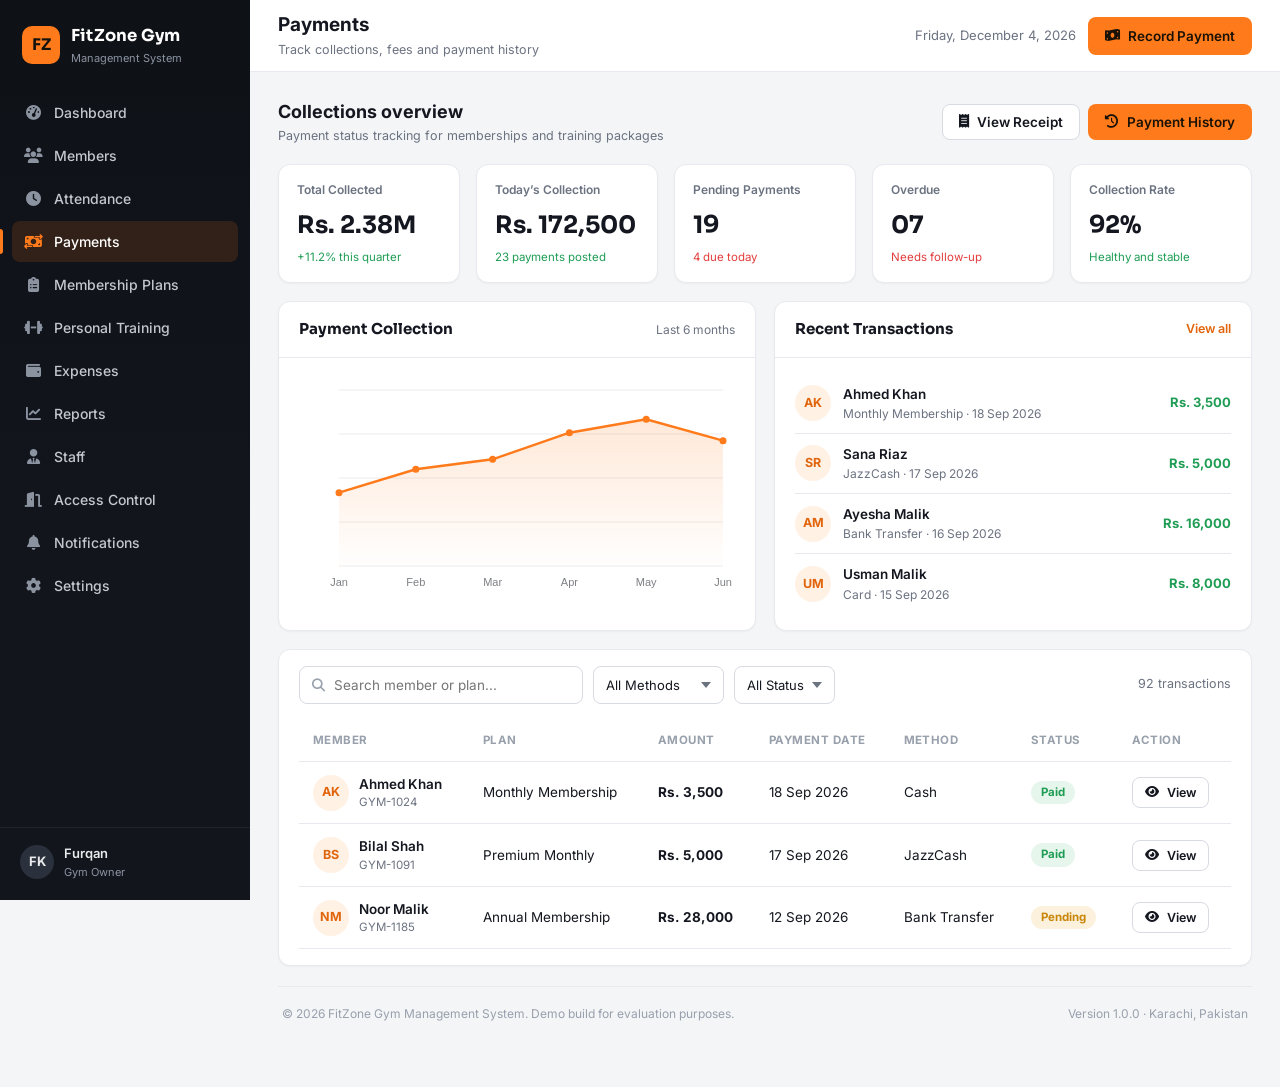
<file: payments.html>
<!DOCTYPE html>
<html lang="en">
<head>
<meta charset="UTF-8">
<meta name="viewport" content="width=device-width, initial-scale=1.0">
<title>Payments · FitZone Gym</title>
<link rel="preconnect" href="https://fonts.googleapis.com">
<link href="https://fonts.googleapis.com/css2?family=Sora:wght@600;700;800&family=Inter:wght@400;500;600;700&display=swap" rel="stylesheet">
<link rel="stylesheet" href="https://cdnjs.cloudflare.com/ajax/libs/font-awesome/6.5.1/css/all.min.css">
<link rel="stylesheet" href="./css/style.css">
</head>
<body data-page="payments">
<div class="app-shell">
  <div class="sidebar-scrim" id="sidebarScrim"></div>

  <aside class="sidebar" id="sidebar">
    <div class="sidebar__brand">
      <div class="sidebar__brand-mark">FZ</div>
      <div class="sidebar__brand-text">
        <span class="sidebar__brand-name">FitZone Gym</span>
        <span class="sidebar__brand-sub">Management System</span>
      </div>
    </div>
    <nav class="sidebar__nav">
      <a href="index.html" class="sidebar__link"><i class="fa-solid fa-gauge-high"></i> Dashboard</a>
      <a href="members.html" class="sidebar__link"><i class="fa-solid fa-users"></i> Members</a>
      <a href="attendance.html" class="sidebar__link"><i class="fa-solid fa-clock"></i> Attendance</a>
      <a href="payments.html" class="sidebar__link sidebar__link--active"><i class="fa-solid fa-money-bill-transfer"></i> Payments</a>
      <a href="plans.html" class="sidebar__link"><i class="fa-solid fa-clipboard-list"></i> Membership Plans</a>
      <a href="training.html" class="sidebar__link"><i class="fa-solid fa-dumbbell"></i> Personal Training</a>
      <a href="expenses.html" class="sidebar__link"><i class="fa-solid fa-wallet"></i> Expenses</a>
      <a href="reports.html" class="sidebar__link"><i class="fa-solid fa-chart-line"></i> Reports</a>
      <a href="staff.html" class="sidebar__link"><i class="fa-solid fa-user-tie"></i> Staff</a>
      <a href="access-control.html" class="sidebar__link"><i class="fa-solid fa-door-open"></i> Access Control</a>
      <a href="notifications.html" class="sidebar__link"><i class="fa-solid fa-bell"></i> Notifications</a>
      <a href="settings.html" class="sidebar__link"><i class="fa-solid fa-gear"></i> Settings</a>
    </nav>
    <div class="sidebar__footer">
      <div class="sidebar__owner">
        <div class="sidebar__owner-avatar">FK</div>
        <div>
          <div class="sidebar__owner-name">Furqan</div>
          <div class="sidebar__owner-role">Gym Owner</div>
        </div>
      </div>
    </div>
  </aside>

  <div class="main">
    <header class="topbar">
      <div class="topbar__left">
        <button class="sidebar-toggle" id="sidebarToggle" aria-label="Toggle menu"><i class="fa-solid fa-bars"></i></button>
        <div>
          <div class="topbar__title">Payments</div>
          <div class="topbar__subtitle">Track collections, fees and payment history</div>
        </div>
      </div>
      <div class="topbar__right">
        <div class="topbar__date" id="currentDate"></div>
        <button class="btn btn--primary"><i class="fa-solid fa-money-bill-wave"></i> Record Payment</button>
      </div>
    </header>

    <main class="content">
      <div class="page-hero">
        <div>
          <div class="page-hero__title">Collections overview</div>
          <div class="page-hero__subtitle">Payment status tracking for memberships and training packages</div>
        </div>
        <div class="inline-actions">
          <button class="btn btn--outline"><i class="fa-solid fa-receipt"></i> View Receipt</button>
          <button class="btn btn--primary"><i class="fa-solid fa-clock-rotate-left"></i> Payment History</button>
        </div>
      </div>

      <section class="kpi-strip">
        <div class="mini-stat">
          <div class="mini-stat__label">Total Collected</div>
          <div class="mini-stat__value">Rs. 2.38M</div>
          <div class="mini-stat__trend">+11.2% this quarter</div>
        </div>
        <div class="mini-stat">
          <div class="mini-stat__label">Today’s Collection</div>
          <div class="mini-stat__value">Rs. 172,500</div>
          <div class="mini-stat__trend">23 payments posted</div>
        </div>
        <div class="mini-stat">
          <div class="mini-stat__label">Pending Payments</div>
          <div class="mini-stat__value">19</div>
          <div class="mini-stat__trend mini-stat__trend--down">4 due today</div>
        </div>
        <div class="mini-stat">
          <div class="mini-stat__label">Overdue</div>
          <div class="mini-stat__value">07</div>
          <div class="mini-stat__trend mini-stat__trend--down">Needs follow-up</div>
        </div>
        <div class="mini-stat">
          <div class="mini-stat__label">Collection Rate</div>
          <div class="mini-stat__value">92%</div>
          <div class="mini-stat__trend">Healthy and stable</div>
        </div>
      </section>

      <section class="two-col">
        <div class="panel">
          <div class="panel__header">
            <h3>Payment Collection</h3>
            <div class="panel__header-sub">Last 6 months</div>
          </div>
          <div class="panel__body">
            <div class="chart-canvas-wrap"><canvas id="paymentChart"></canvas></div>
          </div>
        </div>
        <div class="panel">
          <div class="panel__header">
            <h3>Recent Transactions</h3>
            <a class="panel__link" href="#">View all</a>
          </div>
          <div class="panel__body">
            <div class="list-row">
              <div class="list-row__avatar">AK</div>
              <div class="list-row__main">
                <div class="list-row__title">Ahmed Khan</div>
                <div class="list-row__sub">Monthly Membership · 18 Sep 2026</div>
              </div>
              <div class="list-row__value list-row__value--success">Rs. 3,500</div>
            </div>
            <div class="list-row">
              <div class="list-row__avatar">SR</div>
              <div class="list-row__main">
                <div class="list-row__title">Sana Riaz</div>
                <div class="list-row__sub">JazzCash · 17 Sep 2026</div>
              </div>
              <div class="list-row__value list-row__value--success">Rs. 5,000</div>
            </div>
            <div class="list-row">
              <div class="list-row__avatar">AM</div>
              <div class="list-row__main">
                <div class="list-row__title">Ayesha Malik</div>
                <div class="list-row__sub">Bank Transfer · 16 Sep 2026</div>
              </div>
              <div class="list-row__value list-row__value--success">Rs. 16,000</div>
            </div>
            <div class="list-row">
              <div class="list-row__avatar">UM</div>
              <div class="list-row__main">
                <div class="list-row__title">Usman Malik</div>
                <div class="list-row__sub">Card · 15 Sep 2026</div>
              </div>
              <div class="list-row__value list-row__value--success">Rs. 8,000</div>
            </div>
          </div>
        </div>
      </section>

      <section class="panel">
        <div class="panel__body">
          <div class="toolbar">
            <div class="toolbar__search">
              <i class="fa-solid fa-magnifying-glass"></i>
              <input type="text" placeholder="Search member or plan...">
            </div>
            <select>
              <option>All Methods</option>
              <option>Cash</option>
              <option>Bank Transfer</option>
              <option>JazzCash</option>
              <option>Easypaisa</option>
              <option>Card</option>
            </select>
            <select>
              <option>All Status</option>
              <option>Paid</option>
              <option>Pending</option>
              <option>Overdue</option>
            </select>
            <div class="toolbar__spacer"></div>
            <span class="toolbar__count">92 transactions</span>
          </div>

          <div class="table-wrap">
            <table class="data-table">
              <thead>
                <tr>
                  <th>Member</th>
                  <th>Plan</th>
                  <th>Amount</th>
                  <th>Payment Date</th>
                  <th>Method</th>
                  <th>Status</th>
                  <th>Action</th>
                </tr>
              </thead>
              <tbody>
                <tr>
                  <td><div class="cell-person"><div class="list-row__avatar">AK</div><div><div class="cell-person__name">Ahmed Khan</div><div class="cell-person__sub">GYM-1024</div></div></div></td>
                  <td>Monthly Membership</td>
                  <td class="amount-cell">Rs. 3,500</td>
                  <td>18 Sep 2026</td>
                  <td>Cash</td>
                  <td><span class="badge badge--success">Paid</span></td>
                  <td><button class="btn btn--outline btn--sm"><i class="fa-solid fa-eye"></i> View</button></td>
                </tr>
                <tr>
                  <td><div class="cell-person"><div class="list-row__avatar">BS</div><div><div class="cell-person__name">Bilal Shah</div><div class="cell-person__sub">GYM-1091</div></div></div></td>
                  <td>Premium Monthly</td>
                  <td class="amount-cell">Rs. 5,000</td>
                  <td>17 Sep 2026</td>
                  <td>JazzCash</td>
                  <td><span class="badge badge--success">Paid</span></td>
                  <td><button class="btn btn--outline btn--sm"><i class="fa-solid fa-eye"></i> View</button></td>
                </tr>
                <tr>
                  <td><div class="cell-person"><div class="list-row__avatar">NM</div><div><div class="cell-person__name">Noor Malik</div><div class="cell-person__sub">GYM-1185</div></div></div></td>
                  <td>Annual Membership</td>
                  <td class="amount-cell">Rs. 28,000</td>
                  <td>12 Sep 2026</td>
                  <td>Bank Transfer</td>
                  <td><span class="badge badge--warning">Pending</span></td>
                  <td><button class="btn btn--outline btn--sm"><i class="fa-solid fa-eye"></i> View</button></td>
                </tr>
              </tbody>
            </table>
          </div>
        </div>
      </section>

      <footer class="app-footer">
        <span>© 2026 FitZone Gym Management System. Demo build for evaluation purposes.</span>
        <span>Version 1.0.0 · Karachi, Pakistan</span>
      </footer>
    </main>
  </div>
</div>

<script src="js/script.js"></script>
<script>
  const paymentCanvas = document.getElementById('paymentChart');
  if (paymentCanvas) {
    const ctx = paymentCanvas.getContext('2d');
    const dpr = window.devicePixelRatio || 1;
    const rect = paymentCanvas.getBoundingClientRect();
    paymentCanvas.width = rect.width * dpr;
    paymentCanvas.height = rect.height * dpr;
    ctx.scale(dpr, dpr);
    const W = rect.width, H = rect.height;
    const labels = ['Jan', 'Feb', 'Mar', 'Apr', 'May', 'Jun'];
    const values = [110000, 145000, 160000, 200000, 220000, 188000];
    const padL = 40, padB = 28, padT = 16, padR = 12;
    const chartW = W - padL - padR, chartH = H - padT - padB;
    const maxVal = Math.max(...values) * 1.2;
    ctx.clearRect(0,0,W,H);
    ctx.strokeStyle = 'rgba(20,23,31,0.08)';
    for (let i = 0; i <= 4; i++) {
      const y = padT + chartH - (chartH * i / 4);
      ctx.beginPath(); ctx.moveTo(padL, y); ctx.lineTo(W-padR, y); ctx.stroke();
    }
    ctx.beginPath();
    const stepX = chartW / (labels.length - 1);
    labels.forEach((label, index) => {
      const x = padL + stepX * index;
      const y = padT + chartH - (values[index] / maxVal) * chartH;
      if (index === 0) ctx.moveTo(x, y); else ctx.lineTo(x, y);
      ctx.fillStyle = 'rgba(20,23,31,0.55)';
      ctx.font = '11px Inter, sans-serif';
      ctx.textAlign = 'center';
      ctx.fillText(label, x, H - 8);
    });
    ctx.strokeStyle = '#FF7A1A';
    ctx.lineWidth = 2.5;
    ctx.stroke();
    ctx.lineTo(padL + stepX * (labels.length - 1), padT + chartH);
    const grad = ctx.createLinearGradient(0, padT, 0, padT + chartH);
    grad.addColorStop(0, '#FF7A1A33');
    grad.addColorStop(1, '#FF7A1A02');
    ctx.lineTo(padL, padT + chartH); ctx.closePath(); ctx.fillStyle = grad; ctx.fill();
    values.forEach((val, index) => {
      const x = padL + stepX * index;
      const y = padT + chartH - (val / maxVal) * chartH;
      ctx.beginPath(); ctx.fillStyle = '#FF7A1A'; ctx.arc(x, y, 3.5, 0, Math.PI * 2); ctx.fill();
    });
  }
</script>
</body>
</html>
</file>
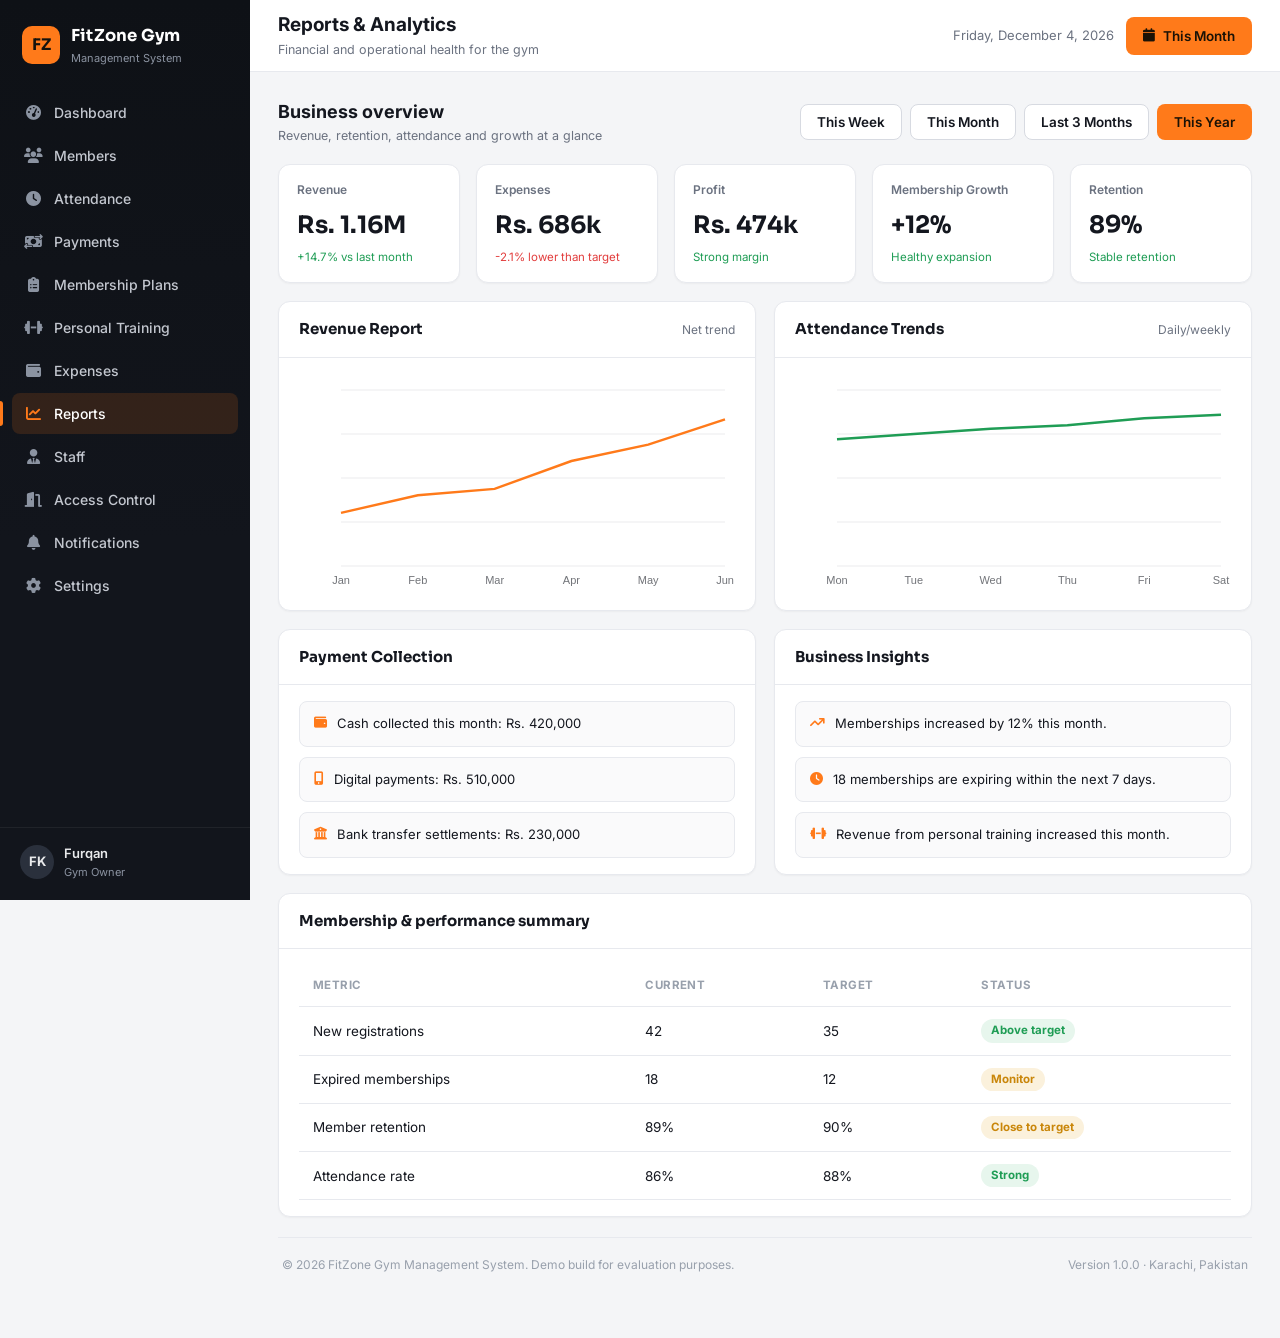
<file: reports.html>
<!DOCTYPE html>
<html lang="en">
<head>
<meta charset="UTF-8">
<meta name="viewport" content="width=device-width, initial-scale=1.0">
<title>Reports · FitZone Gym</title>
<link rel="preconnect" href="https://fonts.googleapis.com">
<link href="https://fonts.googleapis.com/css2?family=Sora:wght@600;700;800&family=Inter:wght@400;500;600;700&display=swap" rel="stylesheet">
<link rel="stylesheet" href="https://cdnjs.cloudflare.com/ajax/libs/font-awesome/6.5.1/css/all.min.css">
<link rel="stylesheet" href="./css/style.css">
</head>
<body data-page="reports">
<div class="app-shell">
  <div class="sidebar-scrim" id="sidebarScrim"></div>

  <aside class="sidebar" id="sidebar">
    <div class="sidebar__brand">
      <div class="sidebar__brand-mark">FZ</div>
      <div class="sidebar__brand-text">
        <span class="sidebar__brand-name">FitZone Gym</span>
        <span class="sidebar__brand-sub">Management System</span>
      </div>
    </div>
    <nav class="sidebar__nav">
      <a href="index.html" class="sidebar__link"><i class="fa-solid fa-gauge-high"></i> Dashboard</a>
      <a href="members.html" class="sidebar__link"><i class="fa-solid fa-users"></i> Members</a>
      <a href="attendance.html" class="sidebar__link"><i class="fa-solid fa-clock"></i> Attendance</a>
      <a href="payments.html" class="sidebar__link"><i class="fa-solid fa-money-bill-transfer"></i> Payments</a>
      <a href="plans.html" class="sidebar__link"><i class="fa-solid fa-clipboard-list"></i> Membership Plans</a>
      <a href="training.html" class="sidebar__link"><i class="fa-solid fa-dumbbell"></i> Personal Training</a>
      <a href="expenses.html" class="sidebar__link"><i class="fa-solid fa-wallet"></i> Expenses</a>
      <a href="reports.html" class="sidebar__link sidebar__link--active"><i class="fa-solid fa-chart-line"></i> Reports</a>
      <a href="staff.html" class="sidebar__link"><i class="fa-solid fa-user-tie"></i> Staff</a>
      <a href="access-control.html" class="sidebar__link"><i class="fa-solid fa-door-open"></i> Access Control</a>
      <a href="notifications.html" class="sidebar__link"><i class="fa-solid fa-bell"></i> Notifications</a>
      <a href="settings.html" class="sidebar__link"><i class="fa-solid fa-gear"></i> Settings</a>
    </nav>
    <div class="sidebar__footer">
      <div class="sidebar__owner">
        <div class="sidebar__owner-avatar">FK</div>
        <div>
          <div class="sidebar__owner-name">Furqan</div>
          <div class="sidebar__owner-role">Gym Owner</div>
        </div>
      </div>
    </div>
  </aside>

  <div class="main">
    <header class="topbar">
      <div class="topbar__left">
        <button class="sidebar-toggle" id="sidebarToggle" aria-label="Toggle menu"><i class="fa-solid fa-bars"></i></button>
        <div>
          <div class="topbar__title">Reports & Analytics</div>
          <div class="topbar__subtitle">Financial and operational health for the gym</div>
        </div>
      </div>
      <div class="topbar__right">
        <div class="topbar__date" id="currentDate"></div>
        <button class="btn btn--primary"><i class="fa-solid fa-calendar"></i> This Month</button>
      </div>
    </header>

    <main class="content">
      <div class="page-hero">
        <div>
          <div class="page-hero__title">Business overview</div>
          <div class="page-hero__subtitle">Revenue, retention, attendance and growth at a glance</div>
        </div>
        <div class="inline-actions">
          <button class="btn btn--outline">This Week</button>
          <button class="btn btn--outline">This Month</button>
          <button class="btn btn--outline">Last 3 Months</button>
          <button class="btn btn--primary">This Year</button>
        </div>
      </div>

      <section class="kpi-strip">
        <div class="mini-stat"><div class="mini-stat__label">Revenue</div><div class="mini-stat__value">Rs. 1.16M</div><div class="mini-stat__trend">+14.7% vs last month</div></div>
        <div class="mini-stat"><div class="mini-stat__label">Expenses</div><div class="mini-stat__value">Rs. 686k</div><div class="mini-stat__trend mini-stat__trend--down">-2.1% lower than target</div></div>
        <div class="mini-stat"><div class="mini-stat__label">Profit</div><div class="mini-stat__value">Rs. 474k</div><div class="mini-stat__trend">Strong margin</div></div>
        <div class="mini-stat"><div class="mini-stat__label">Membership Growth</div><div class="mini-stat__value">+12%</div><div class="mini-stat__trend">Healthy expansion</div></div>
        <div class="mini-stat"><div class="mini-stat__label">Retention</div><div class="mini-stat__value">89%</div><div class="mini-stat__trend">Stable retention</div></div>
      </section>

      <section class="two-col">
        <div class="panel">
          <div class="panel__header"><h3>Revenue Report</h3><div class="panel__header-sub">Net trend</div></div>
          <div class="panel__body"><div class="chart-canvas-wrap"><canvas id="reportRevenueChart"></canvas></div></div>
        </div>
        <div class="panel">
          <div class="panel__header"><h3>Attendance Trends</h3><div class="panel__header-sub">Daily/weekly</div></div>
          <div class="panel__body"><div class="chart-canvas-wrap"><canvas id="reportAttendanceChart"></canvas></div></div>
        </div>
      </section>

      <section class="two-col">
        <div class="panel">
          <div class="panel__header"><h3>Payment Collection</h3></div>
          <div class="panel__body">
            <div class="insight-list">
              <div class="insight-item"><i class="fa-solid fa-wallet"></i><span>Cash collected this month: Rs. 420,000</span></div>
              <div class="insight-item"><i class="fa-solid fa-mobile-screen-button"></i><span>Digital payments: Rs. 510,000</span></div>
              <div class="insight-item"><i class="fa-solid fa-building-columns"></i><span>Bank transfer settlements: Rs. 230,000</span></div>
            </div>
          </div>
        </div>
        <div class="panel">
          <div class="panel__header"><h3>Business Insights</h3></div>
          <div class="panel__body">
            <div class="insight-list">
              <div class="insight-item"><i class="fa-solid fa-arrow-trend-up"></i><span>Memberships increased by 12% this month.</span></div>
              <div class="insight-item"><i class="fa-solid fa-clock"></i><span>18 memberships are expiring within the next 7 days.</span></div>
              <div class="insight-item"><i class="fa-solid fa-dumbbell"></i><span>Revenue from personal training increased this month.</span></div>
            </div>
          </div>
        </div>
      </section>

      <section class="panel">
        <div class="panel__header"><h3>Membership & performance summary</h3></div>
        <div class="panel__body">
          <div class="table-wrap">
            <table class="data-table">
              <thead>
                <tr><th>Metric</th><th>Current</th><th>Target</th><th>Status</th></tr>
              </thead>
              <tbody>
                <tr><td>New registrations</td><td>42</td><td>35</td><td><span class="badge badge--success">Above target</span></td></tr>
                <tr><td>Expired memberships</td><td>18</td><td>12</td><td><span class="badge badge--warning">Monitor</span></td></tr>
                <tr><td>Member retention</td><td>89%</td><td>90%</td><td><span class="badge badge--warning">Close to target</span></td></tr>
                <tr><td>Attendance rate</td><td>86%</td><td>88%</td><td><span class="badge badge--success">Strong</span></td></tr>
              </tbody>
            </table>
          </div>
        </div>
      </section>

      <footer class="app-footer">
        <span>© 2026 FitZone Gym Management System. Demo build for evaluation purposes.</span>
        <span>Version 1.0.0 · Karachi, Pakistan</span>
      </footer>
    </main>
  </div>
</div>

<script src="js/script.js"></script>
<script>
  const revenueChart = document.getElementById('reportRevenueChart');
  const attendanceChart = document.getElementById('reportAttendanceChart');
  if (revenueChart) {
    const ctx = revenueChart.getContext('2d');
    const dpr = window.devicePixelRatio || 1;
    const rect = revenueChart.getBoundingClientRect();
    revenueChart.width = rect.width * dpr; revenueChart.height = rect.height * dpr; ctx.scale(dpr,dpr);
    const W = rect.width, H = rect.height; const labels = ['Jan','Feb','Mar','Apr','May','Jun'];
    const values = [420000, 560000, 610000, 830000, 960000, 1160000];
    const padL = 42, padB = 28, padT = 16, padR = 10; const chartW = W-padL-padR, chartH = H-padT-padB; const max = Math.max(...values)*1.2;
    ctx.clearRect(0,0,W,H); ctx.strokeStyle='rgba(20,23,31,0.08)';
    for (let i = 0; i <= 4; i++) { const y = padT + chartH - (chartH*i/4); ctx.beginPath(); ctx.moveTo(padL, y); ctx.lineTo(W-padR, y); ctx.stroke(); }
    const stepX = chartW/(labels.length-1);
    ctx.beginPath(); ctx.strokeStyle = '#FF7A1A'; ctx.lineWidth = 2.5;
    values.forEach((value, index) => { const x = padL + stepX*index; const y = padT + chartH - (value/max)*chartH; if(index===0) ctx.moveTo(x,y); else ctx.lineTo(x,y); ctx.fillStyle='rgba(20,23,31,0.6)'; ctx.font='11px Inter, sans-serif'; ctx.textAlign='center'; ctx.fillText(labels[index], x, H-10); });
    ctx.stroke();
  }
  if (attendanceChart) {
    const ctx = attendanceChart.getContext('2d');
    const dpr = window.devicePixelRatio || 1; const rect = attendanceChart.getBoundingClientRect();
    attendanceChart.width = rect.width * dpr; attendanceChart.height = rect.height * dpr; ctx.scale(dpr,dpr);
    const W = rect.width, H = rect.height; const labels = ['Mon','Tue','Wed','Thu','Fri','Sat']; const values = [72,75,78,80,84,86];
    const padL = 42, padB = 28, padT = 16, padR = 10; const chartW = W-padL-padR, chartH = H-padT-padB; const max = 100;
    ctx.clearRect(0,0,W,H); ctx.strokeStyle='rgba(20,23,31,0.08)'; for (let i = 0; i <= 4; i++) { const y = padT + chartH - (chartH*i/4); ctx.beginPath(); ctx.moveTo(padL, y); ctx.lineTo(W-padR, y); ctx.stroke(); }
    const stepX = chartW/(labels.length-1); ctx.beginPath(); ctx.strokeStyle= '#1F9D55'; ctx.lineWidth = 2.5; values.forEach((value,index) => { const x = padL + stepX*index; const y = padT + chartH - (value/max)*chartH; if(index===0) ctx.moveTo(x,y); else ctx.lineTo(x,y); ctx.fillStyle='rgba(20,23,31,0.6)'; ctx.font='11px Inter, sans-serif'; ctx.textAlign='center'; ctx.fillText(labels[index], x, H-10); }); ctx.stroke();
  }
</script>
</body>
</html>
</file>
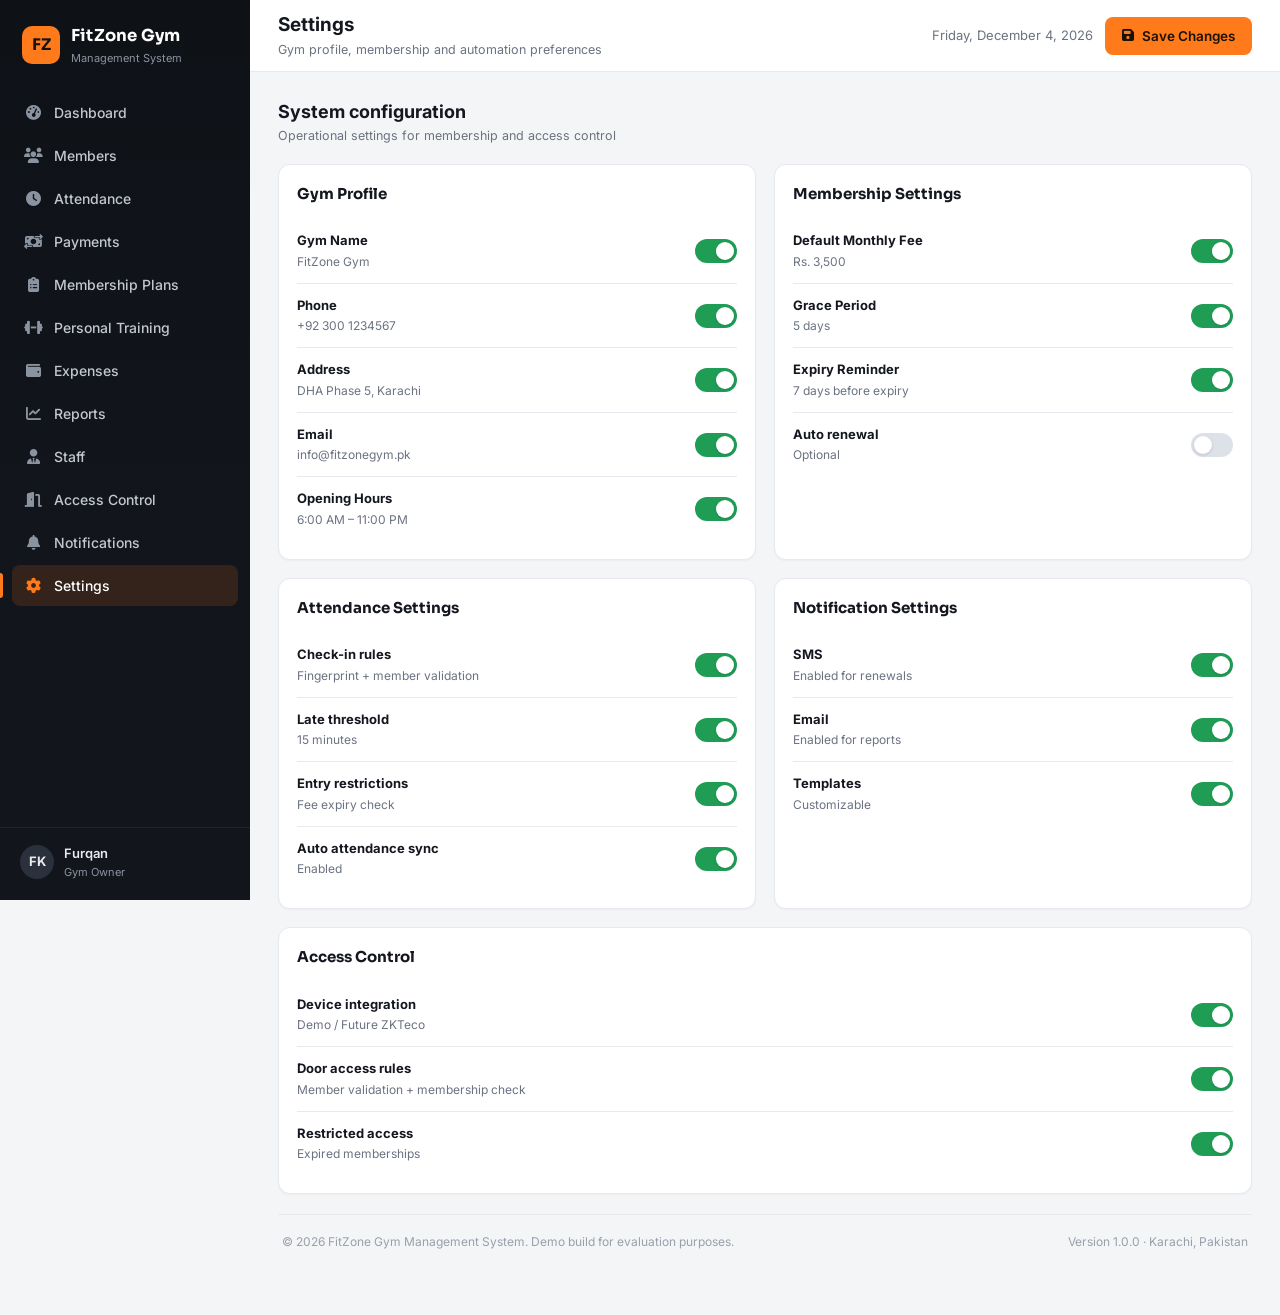
<file: settings.html>
<!DOCTYPE html>
<html lang="en">
<head>
<meta charset="UTF-8">
<meta name="viewport" content="width=device-width, initial-scale=1.0">
<title>Settings · FitZone Gym</title>
<link rel="preconnect" href="https://fonts.googleapis.com">
<link href="https://fonts.googleapis.com/css2?family=Sora:wght@600;700;800&family=Inter:wght@400;500;600;700&display=swap" rel="stylesheet">
<link rel="stylesheet" href="https://cdnjs.cloudflare.com/ajax/libs/font-awesome/6.5.1/css/all.min.css">
<link rel="stylesheet" href="./css/style.css">
</head>
<body data-page="settings">
<div class="app-shell">
  <div class="sidebar-scrim" id="sidebarScrim"></div>

  <aside class="sidebar" id="sidebar">
    <div class="sidebar__brand">
      <div class="sidebar__brand-mark">FZ</div>
      <div class="sidebar__brand-text">
        <span class="sidebar__brand-name">FitZone Gym</span>
        <span class="sidebar__brand-sub">Management System</span>
      </div>
    </div>
    <nav class="sidebar__nav">
      <a href="index.html" class="sidebar__link"><i class="fa-solid fa-gauge-high"></i> Dashboard</a>
      <a href="members.html" class="sidebar__link"><i class="fa-solid fa-users"></i> Members</a>
      <a href="attendance.html" class="sidebar__link"><i class="fa-solid fa-clock"></i> Attendance</a>
      <a href="payments.html" class="sidebar__link"><i class="fa-solid fa-money-bill-transfer"></i> Payments</a>
      <a href="plans.html" class="sidebar__link"><i class="fa-solid fa-clipboard-list"></i> Membership Plans</a>
      <a href="training.html" class="sidebar__link"><i class="fa-solid fa-dumbbell"></i> Personal Training</a>
      <a href="expenses.html" class="sidebar__link"><i class="fa-solid fa-wallet"></i> Expenses</a>
      <a href="reports.html" class="sidebar__link"><i class="fa-solid fa-chart-line"></i> Reports</a>
      <a href="staff.html" class="sidebar__link"><i class="fa-solid fa-user-tie"></i> Staff</a>
      <a href="access-control.html" class="sidebar__link"><i class="fa-solid fa-door-open"></i> Access Control</a>
      <a href="notifications.html" class="sidebar__link"><i class="fa-solid fa-bell"></i> Notifications</a>
      <a href="settings.html" class="sidebar__link sidebar__link--active"><i class="fa-solid fa-gear"></i> Settings</a>
    </nav>
    <div class="sidebar__footer">
      <div class="sidebar__owner">
        <div class="sidebar__owner-avatar">FK</div>
        <div>
          <div class="sidebar__owner-name">Furqan</div>
          <div class="sidebar__owner-role">Gym Owner</div>
        </div>
      </div>
    </div>
  </aside>

  <div class="main">
    <header class="topbar">
      <div class="topbar__left">
        <button class="sidebar-toggle" id="sidebarToggle" aria-label="Toggle menu"><i class="fa-solid fa-bars"></i></button>
        <div>
          <div class="topbar__title">Settings</div>
          <div class="topbar__subtitle">Gym profile, membership and automation preferences</div>
        </div>
      </div>
      <div class="topbar__right">
        <div class="topbar__date" id="currentDate"></div>
        <button class="btn btn--primary"><i class="fa-solid fa-floppy-disk"></i> Save Changes</button>
      </div>
    </header>

    <main class="content">
      <div class="page-hero">
        <div>
          <div class="page-hero__title">System configuration</div>
          <div class="page-hero__subtitle">Operational settings for membership and access control</div>
        </div>
      </div>

      <section class="setting-grid">
        <div class="setting-card">
          <h3>Gym Profile</h3>
          <div class="setting-row"><div class="setting-row__meta"><strong>Gym Name</strong><span>FitZone Gym</span></div><div class="switch switch--on"></div></div>
          <div class="setting-row"><div class="setting-row__meta"><strong>Phone</strong><span>+92 300 1234567</span></div><div class="switch switch--on"></div></div>
          <div class="setting-row"><div class="setting-row__meta"><strong>Address</strong><span>DHA Phase 5, Karachi</span></div><div class="switch switch--on"></div></div>
          <div class="setting-row"><div class="setting-row__meta"><strong>Email</strong><span>info@fitzonegym.pk</span></div><div class="switch switch--on"></div></div>
          <div class="setting-row"><div class="setting-row__meta"><strong>Opening Hours</strong><span>6:00 AM – 11:00 PM</span></div><div class="switch switch--on"></div></div>
        </div>

        <div class="setting-card">
          <h3>Membership Settings</h3>
          <div class="setting-row"><div class="setting-row__meta"><strong>Default Monthly Fee</strong><span>Rs. 3,500</span></div><div class="switch switch--on"></div></div>
          <div class="setting-row"><div class="setting-row__meta"><strong>Grace Period</strong><span>5 days</span></div><div class="switch switch--on"></div></div>
          <div class="setting-row"><div class="setting-row__meta"><strong>Expiry Reminder</strong><span>7 days before expiry</span></div><div class="switch switch--on"></div></div>
          <div class="setting-row"><div class="setting-row__meta"><strong>Auto renewal</strong><span>Optional</span></div><div class="switch"></div></div>
        </div>

        <div class="setting-card">
          <h3>Attendance Settings</h3>
          <div class="setting-row"><div class="setting-row__meta"><strong>Check-in rules</strong><span>Fingerprint + member validation</span></div><div class="switch switch--on"></div></div>
          <div class="setting-row"><div class="setting-row__meta"><strong>Late threshold</strong><span>15 minutes</span></div><div class="switch switch--on"></div></div>
          <div class="setting-row"><div class="setting-row__meta"><strong>Entry restrictions</strong><span>Fee expiry check</span></div><div class="switch switch--on"></div></div>
          <div class="setting-row"><div class="setting-row__meta"><strong>Auto attendance sync</strong><span>Enabled</span></div><div class="switch switch--on"></div></div>
        </div>

        <div class="setting-card">
          <h3>Notification Settings</h3>
          <div class="setting-row"><div class="setting-row__meta"><strong>SMS</strong><span>Enabled for renewals</span></div><div class="switch switch--on"></div></div>
          <div class="setting-row"><div class="setting-row__meta"><strong>Email</strong><span>Enabled for reports</span></div><div class="switch switch--on"></div></div>
          <div class="setting-row"><div class="setting-row__meta"><strong>Templates</strong><span>Customizable</span></div><div class="switch switch--on"></div></div>
        </div>

        <div class="setting-card" style="grid-column: 1 / -1;">
          <h3>Access Control</h3>
          <div class="setting-row"><div class="setting-row__meta"><strong>Device integration</strong><span>Demo / Future ZKTeco</span></div><div class="switch switch--on"></div></div>
          <div class="setting-row"><div class="setting-row__meta"><strong>Door access rules</strong><span>Member validation + membership check</span></div><div class="switch switch--on"></div></div>
          <div class="setting-row"><div class="setting-row__meta"><strong>Restricted access</strong><span>Expired memberships</span></div><div class="switch switch--on"></div></div>
        </div>
      </section>

      <footer class="app-footer">
        <span>© 2026 FitZone Gym Management System. Demo build for evaluation purposes.</span>
        <span>Version 1.0.0 · Karachi, Pakistan</span>
      </footer>
    </main>
  </div>
</div>

<script src="js/script.js"></script>
</body>
</html>
</file>
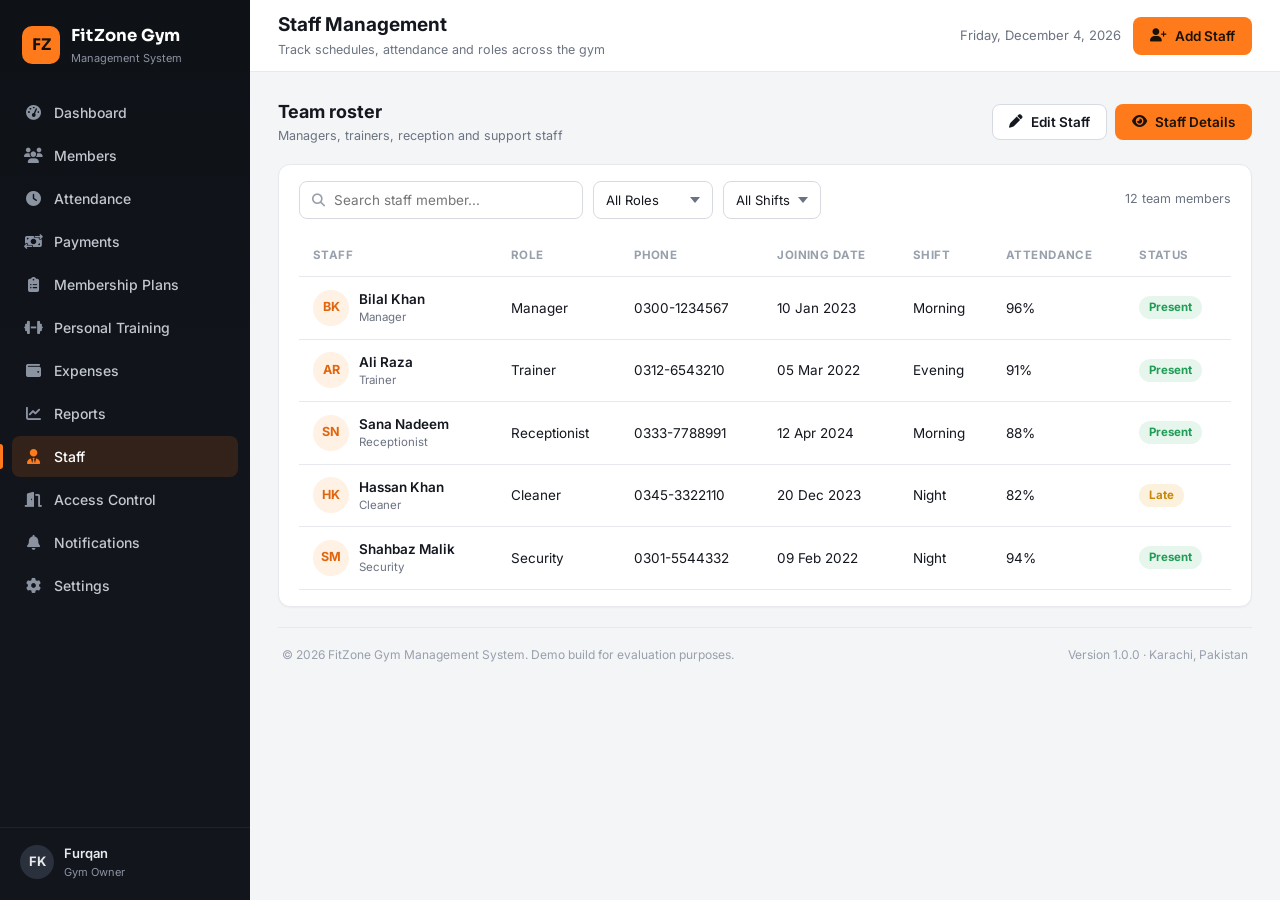
<file: staff.html>
<!DOCTYPE html>
<html lang="en">
<head>
<meta charset="UTF-8">
<meta name="viewport" content="width=device-width, initial-scale=1.0">
<title>Staff · FitZone Gym</title>
<link rel="preconnect" href="https://fonts.googleapis.com">
<link href="https://fonts.googleapis.com/css2?family=Sora:wght@600;700;800&family=Inter:wght@400;500;600;700&display=swap" rel="stylesheet">
<link rel="stylesheet" href="https://cdnjs.cloudflare.com/ajax/libs/font-awesome/6.5.1/css/all.min.css">
<link rel="stylesheet" href="./css/style.css">
</head>
<body data-page="staff">
<div class="app-shell">
  <div class="sidebar-scrim" id="sidebarScrim"></div>

  <aside class="sidebar" id="sidebar">
    <div class="sidebar__brand">
      <div class="sidebar__brand-mark">FZ</div>
      <div class="sidebar__brand-text">
        <span class="sidebar__brand-name">FitZone Gym</span>
        <span class="sidebar__brand-sub">Management System</span>
      </div>
    </div>
    <nav class="sidebar__nav">
      <a href="index.html" class="sidebar__link"><i class="fa-solid fa-gauge-high"></i> Dashboard</a>
      <a href="members.html" class="sidebar__link"><i class="fa-solid fa-users"></i> Members</a>
      <a href="attendance.html" class="sidebar__link"><i class="fa-solid fa-clock"></i> Attendance</a>
      <a href="payments.html" class="sidebar__link"><i class="fa-solid fa-money-bill-transfer"></i> Payments</a>
      <a href="plans.html" class="sidebar__link"><i class="fa-solid fa-clipboard-list"></i> Membership Plans</a>
      <a href="training.html" class="sidebar__link"><i class="fa-solid fa-dumbbell"></i> Personal Training</a>
      <a href="expenses.html" class="sidebar__link"><i class="fa-solid fa-wallet"></i> Expenses</a>
      <a href="reports.html" class="sidebar__link"><i class="fa-solid fa-chart-line"></i> Reports</a>
      <a href="staff.html" class="sidebar__link sidebar__link--active"><i class="fa-solid fa-user-tie"></i> Staff</a>
      <a href="access-control.html" class="sidebar__link"><i class="fa-solid fa-door-open"></i> Access Control</a>
      <a href="notifications.html" class="sidebar__link"><i class="fa-solid fa-bell"></i> Notifications</a>
      <a href="settings.html" class="sidebar__link"><i class="fa-solid fa-gear"></i> Settings</a>
    </nav>
    <div class="sidebar__footer">
      <div class="sidebar__owner">
        <div class="sidebar__owner-avatar">FK</div>
        <div>
          <div class="sidebar__owner-name">Furqan</div>
          <div class="sidebar__owner-role">Gym Owner</div>
        </div>
      </div>
    </div>
  </aside>

  <div class="main">
    <header class="topbar">
      <div class="topbar__left">
        <button class="sidebar-toggle" id="sidebarToggle" aria-label="Toggle menu"><i class="fa-solid fa-bars"></i></button>
        <div>
          <div class="topbar__title">Staff Management</div>
          <div class="topbar__subtitle">Track schedules, attendance and roles across the gym</div>
        </div>
      </div>
      <div class="topbar__right">
        <div class="topbar__date" id="currentDate"></div>
        <button class="btn btn--primary"><i class="fa-solid fa-user-plus"></i> Add Staff</button>
      </div>
    </header>

    <main class="content">
      <div class="page-hero">
        <div>
          <div class="page-hero__title">Team roster</div>
          <div class="page-hero__subtitle">Managers, trainers, reception and support staff</div>
        </div>
        <div class="inline-actions">
          <button class="btn btn--outline"><i class="fa-solid fa-pen"></i> Edit Staff</button>
          <button class="btn btn--primary"><i class="fa-solid fa-eye"></i> Staff Details</button>
        </div>
      </div>

      <section class="panel">
        <div class="panel__body">
          <div class="toolbar">
            <div class="toolbar__search"><i class="fa-solid fa-magnifying-glass"></i><input type="text" placeholder="Search staff member..."></div>
            <select><option>All Roles</option><option>Manager</option><option>Trainer</option><option>Receptionist</option><option>Cleaner</option><option>Security</option></select>
            <select><option>All Shifts</option><option>Morning</option><option>Evening</option><option>Night</option></select>
            <div class="toolbar__spacer"></div>
            <span class="toolbar__count">12 team members</span>
          </div>

          <div class="table-wrap">
            <table class="data-table">
              <thead>
                <tr><th>Staff</th><th>Role</th><th>Phone</th><th>Joining Date</th><th>Shift</th><th>Attendance</th><th>Status</th></tr>
              </thead>
              <tbody>
                <tr><td><div class="cell-person"><div class="list-row__avatar">BK</div><div><div class="cell-person__name">Bilal Khan</div><div class="cell-person__sub">Manager</div></div></div></td><td>Manager</td><td>0300-1234567</td><td>10 Jan 2023</td><td>Morning</td><td>96%</td><td><span class="badge badge--success">Present</span></td></tr>
                <tr><td><div class="cell-person"><div class="list-row__avatar">AR</div><div><div class="cell-person__name">Ali Raza</div><div class="cell-person__sub">Trainer</div></div></div></td><td>Trainer</td><td>0312-6543210</td><td>05 Mar 2022</td><td>Evening</td><td>91%</td><td><span class="badge badge--success">Present</span></td></tr>
                <tr><td><div class="cell-person"><div class="list-row__avatar">SN</div><div><div class="cell-person__name">Sana Nadeem</div><div class="cell-person__sub">Receptionist</div></div></div></td><td>Receptionist</td><td>0333-7788991</td><td>12 Apr 2024</td><td>Morning</td><td>88%</td><td><span class="badge badge--success">Present</span></td></tr>
                <tr><td><div class="cell-person"><div class="list-row__avatar">HK</div><div><div class="cell-person__name">Hassan Khan</div><div class="cell-person__sub">Cleaner</div></div></div></td><td>Cleaner</td><td>0345-3322110</td><td>20 Dec 2023</td><td>Night</td><td>82%</td><td><span class="badge badge--warning">Late</span></td></tr>
                <tr><td><div class="cell-person"><div class="list-row__avatar">SM</div><div><div class="cell-person__name">Shahbaz Malik</div><div class="cell-person__sub">Security</div></div></div></td><td>Security</td><td>0301-5544332</td><td>09 Feb 2022</td><td>Night</td><td>94%</td><td><span class="badge badge--success">Present</span></td></tr>
              </tbody>
            </table>
          </div>
        </div>
      </section>

      <footer class="app-footer">
        <span>© 2026 FitZone Gym Management System. Demo build for evaluation purposes.</span>
        <span>Version 1.0.0 · Karachi, Pakistan</span>
      </footer>
    </main>
  </div>
</div>

<script src="js/script.js"></script>
</body>
</html>
</file>
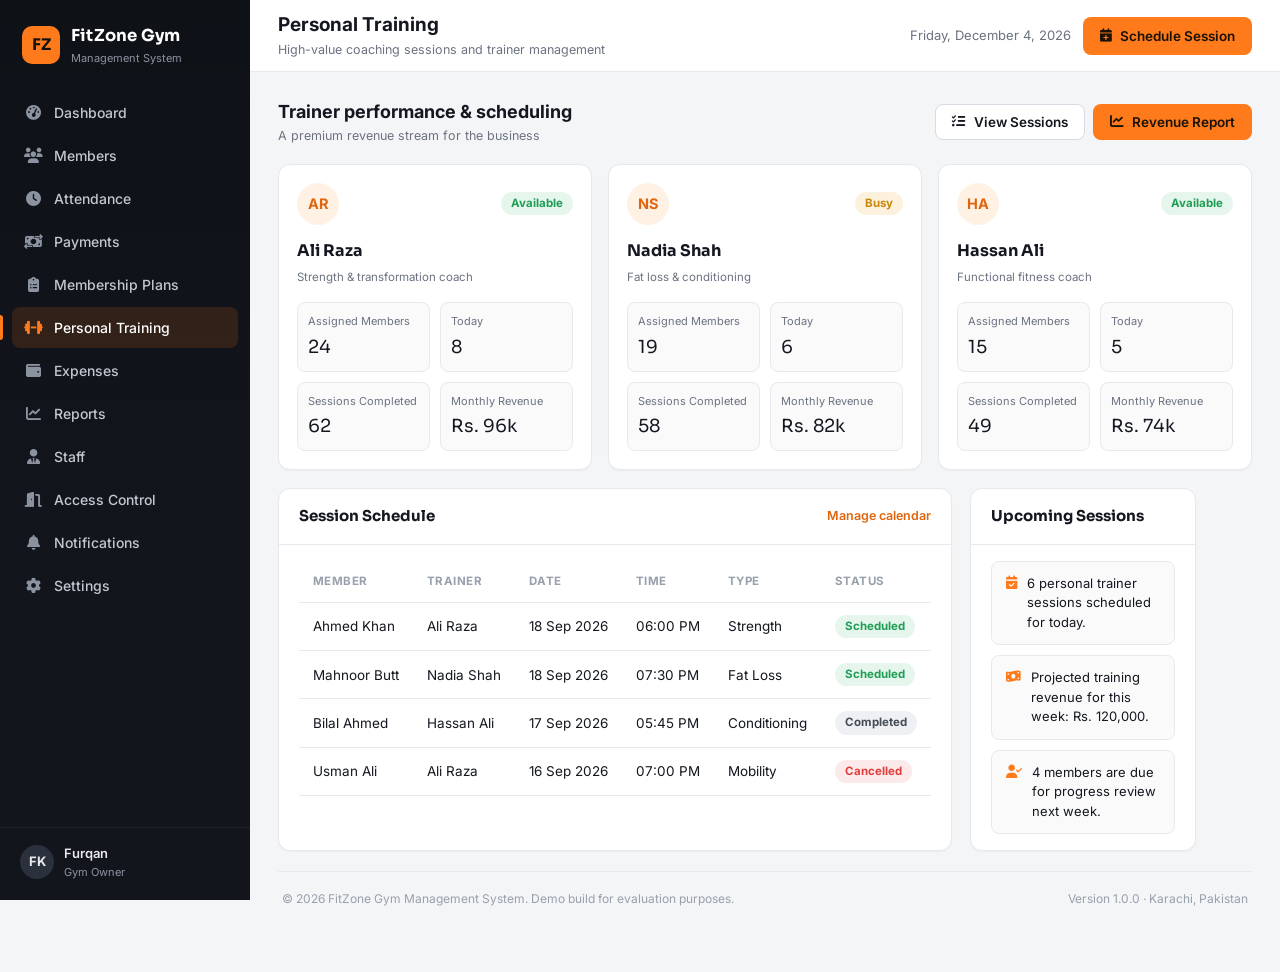
<file: training.html>
<!DOCTYPE html>
<html lang="en">
<head>
<meta charset="UTF-8">
<meta name="viewport" content="width=device-width, initial-scale=1.0">
<title>Personal Training · FitZone Gym</title>
<link rel="preconnect" href="https://fonts.googleapis.com">
<link href="https://fonts.googleapis.com/css2?family=Sora:wght@600;700;800&family=Inter:wght@400;500;600;700&display=swap" rel="stylesheet">
<link rel="stylesheet" href="https://cdnjs.cloudflare.com/ajax/libs/font-awesome/6.5.1/css/all.min.css">
<link rel="stylesheet" href="./css/style.css">
</head>
<body data-page="training">
<div class="app-shell">
  <div class="sidebar-scrim" id="sidebarScrim"></div>

  <aside class="sidebar" id="sidebar">
    <div class="sidebar__brand">
      <div class="sidebar__brand-mark">FZ</div>
      <div class="sidebar__brand-text">
        <span class="sidebar__brand-name">FitZone Gym</span>
        <span class="sidebar__brand-sub">Management System</span>
      </div>
    </div>
    <nav class="sidebar__nav">
      <a href="index.html" class="sidebar__link"><i class="fa-solid fa-gauge-high"></i> Dashboard</a>
      <a href="members.html" class="sidebar__link"><i class="fa-solid fa-users"></i> Members</a>
      <a href="attendance.html" class="sidebar__link"><i class="fa-solid fa-clock"></i> Attendance</a>
      <a href="payments.html" class="sidebar__link"><i class="fa-solid fa-money-bill-transfer"></i> Payments</a>
      <a href="plans.html" class="sidebar__link"><i class="fa-solid fa-clipboard-list"></i> Membership Plans</a>
      <a href="training.html" class="sidebar__link sidebar__link--active"><i class="fa-solid fa-dumbbell"></i> Personal Training</a>
      <a href="expenses.html" class="sidebar__link"><i class="fa-solid fa-wallet"></i> Expenses</a>
      <a href="reports.html" class="sidebar__link"><i class="fa-solid fa-chart-line"></i> Reports</a>
      <a href="staff.html" class="sidebar__link"><i class="fa-solid fa-user-tie"></i> Staff</a>
      <a href="access-control.html" class="sidebar__link"><i class="fa-solid fa-door-open"></i> Access Control</a>
      <a href="notifications.html" class="sidebar__link"><i class="fa-solid fa-bell"></i> Notifications</a>
      <a href="settings.html" class="sidebar__link"><i class="fa-solid fa-gear"></i> Settings</a>
    </nav>
    <div class="sidebar__footer">
      <div class="sidebar__owner">
        <div class="sidebar__owner-avatar">FK</div>
        <div>
          <div class="sidebar__owner-name">Furqan</div>
          <div class="sidebar__owner-role">Gym Owner</div>
        </div>
      </div>
    </div>
  </aside>

  <div class="main">
    <header class="topbar">
      <div class="topbar__left">
        <button class="sidebar-toggle" id="sidebarToggle" aria-label="Toggle menu"><i class="fa-solid fa-bars"></i></button>
        <div>
          <div class="topbar__title">Personal Training</div>
          <div class="topbar__subtitle">High-value coaching sessions and trainer management</div>
        </div>
      </div>
      <div class="topbar__right">
        <div class="topbar__date" id="currentDate"></div>
        <button class="btn btn--primary"><i class="fa-solid fa-calendar-plus"></i> Schedule Session</button>
      </div>
    </header>

    <main class="content">
      <div class="page-hero">
        <div>
          <div class="page-hero__title">Trainer performance & scheduling</div>
          <div class="page-hero__subtitle">A premium revenue stream for the business</div>
        </div>
        <div class="inline-actions">
          <button class="btn btn--outline"><i class="fa-solid fa-list-check"></i> View Sessions</button>
          <button class="btn btn--primary"><i class="fa-solid fa-chart-line"></i> Revenue Report</button>
        </div>
      </div>

      <section class="trainer-grid">
        <div class="trainer-card">
          <div class="trainer-card__top">
            <div class="trainer-card__avatar">AR</div>
            <span class="badge badge--success">Available</span>
          </div>
          <h3 style="margin-top: 14px; font-size: 16px;">Ali Raza</h3>
          <div class="cell-person__sub" style="margin-top:6px;">Strength & transformation coach</div>
          <div class="trainer-card__metrics">
            <div class="metric-box"><div class="metric-box__label">Assigned Members</div><div class="metric-box__value">24</div></div>
            <div class="metric-box"><div class="metric-box__label">Today</div><div class="metric-box__value">8</div></div>
            <div class="metric-box"><div class="metric-box__label">Sessions Completed</div><div class="metric-box__value">62</div></div>
            <div class="metric-box"><div class="metric-box__label">Monthly Revenue</div><div class="metric-box__value">Rs. 96k</div></div>
          </div>
        </div>

        <div class="trainer-card">
          <div class="trainer-card__top">
            <div class="trainer-card__avatar">NS</div>
            <span class="badge badge--warning">Busy</span>
          </div>
          <h3 style="margin-top: 14px; font-size: 16px;">Nadia Shah</h3>
          <div class="cell-person__sub" style="margin-top:6px;">Fat loss & conditioning</div>
          <div class="trainer-card__metrics">
            <div class="metric-box"><div class="metric-box__label">Assigned Members</div><div class="metric-box__value">19</div></div>
            <div class="metric-box"><div class="metric-box__label">Today</div><div class="metric-box__value">6</div></div>
            <div class="metric-box"><div class="metric-box__label">Sessions Completed</div><div class="metric-box__value">58</div></div>
            <div class="metric-box"><div class="metric-box__label">Monthly Revenue</div><div class="metric-box__value">Rs. 82k</div></div>
          </div>
        </div>

        <div class="trainer-card">
          <div class="trainer-card__top">
            <div class="trainer-card__avatar">HA</div>
            <span class="badge badge--success">Available</span>
          </div>
          <h3 style="margin-top: 14px; font-size: 16px;">Hassan Ali</h3>
          <div class="cell-person__sub" style="margin-top:6px;">Functional fitness coach</div>
          <div class="trainer-card__metrics">
            <div class="metric-box"><div class="metric-box__label">Assigned Members</div><div class="metric-box__value">15</div></div>
            <div class="metric-box"><div class="metric-box__label">Today</div><div class="metric-box__value">5</div></div>
            <div class="metric-box"><div class="metric-box__label">Sessions Completed</div><div class="metric-box__value">49</div></div>
            <div class="metric-box"><div class="metric-box__label">Monthly Revenue</div><div class="metric-box__value">Rs. 74k</div></div>
          </div>
        </div>
      </section>

      <section class="schedule-grid">
        <div class="panel">
          <div class="panel__header">
            <h3>Session Schedule</h3>
            <a class="panel__link" href="#">Manage calendar</a>
          </div>
          <div class="panel__body">
            <div class="table-wrap">
              <table class="data-table">
                <thead>
                  <tr>
                    <th>Member</th>
                    <th>Trainer</th>
                    <th>Date</th>
                    <th>Time</th>
                    <th>Type</th>
                    <th>Status</th>
                  </tr>
                </thead>
                <tbody>
                  <tr>
                    <td>Ahmed Khan</td>
                    <td>Ali Raza</td>
                    <td>18 Sep 2026</td>
                    <td>06:00 PM</td>
                    <td>Strength</td>
                    <td><span class="badge badge--success">Scheduled</span></td>
                  </tr>
                  <tr>
                    <td>Mahnoor Butt</td>
                    <td>Nadia Shah</td>
                    <td>18 Sep 2026</td>
                    <td>07:30 PM</td>
                    <td>Fat Loss</td>
                    <td><span class="badge badge--success">Scheduled</span></td>
                  </tr>
                  <tr>
                    <td>Bilal Ahmed</td>
                    <td>Hassan Ali</td>
                    <td>17 Sep 2026</td>
                    <td>05:45 PM</td>
                    <td>Conditioning</td>
                    <td><span class="badge badge--neutral">Completed</span></td>
                  </tr>
                  <tr>
                    <td>Usman Ali</td>
                    <td>Ali Raza</td>
                    <td>16 Sep 2026</td>
                    <td>07:00 PM</td>
                    <td>Mobility</td>
                    <td><span class="badge badge--danger">Cancelled</span></td>
                  </tr>
                </tbody>
              </table>
            </div>
          </div>
        </div>

        <div class="panel">
          <div class="panel__header">
            <h3>Upcoming Sessions</h3>
          </div>
          <div class="panel__body">
            <div class="insight-list">
              <div class="insight-item"><i class="fa-solid fa-calendar-check"></i><span>6 personal trainer sessions scheduled for today.</span></div>
              <div class="insight-item"><i class="fa-solid fa-money-bill-wave"></i><span>Projected training revenue for this week: Rs. 120,000.</span></div>
              <div class="insight-item"><i class="fa-solid fa-user-check"></i><span>4 members are due for progress review next week.</span></div>
            </div>
          </div>
        </div>
      </section>

      <footer class="app-footer">
        <span>© 2026 FitZone Gym Management System. Demo build for evaluation purposes.</span>
        <span>Version 1.0.0 · Karachi, Pakistan</span>
      </footer>
    </main>
  </div>
</div>

<script src="js/script.js"></script>
</body>
</html>
</file>
<file: css/style.css>
/* =========================================================================
   FitZone Gym — Design System
   Palette: forge-navy sidebar + amber accent, clean data surfaces
   ========================================================================= */

:root {
  --ink-950: #0E1116;
  --ink-900: #12151C;
  --ink-800: #1C212B;
  --ink-700: #2A303C;

  --bg: #F4F5F7;
  --surface: #FFFFFF;
  --surface-2: #FAFAFB;

  --text: #14171F;
  --text-muted: #6B7280;
  --text-faint: #98A0AC;
  --line: #E7E9EE;
  --line-strong: #D7DAE1;

  --accent: #FF7A1A;
  --accent-dark: #E0650C;
  --accent-soft: #FFF1E4;

  --success: #1F9D55;
  --success-bg: #E7F6ED;
  --danger: #E23D3D;
  --danger-bg: #FCEAEA;
  --warning: #C9860A;
  --warning-bg: #FBF1DC;
  --info: #2563AC;
  --info-bg: #E8F1FB;

  --radius-sm: 8px;
  --radius-md: 12px;
  --radius-lg: 16px;

  --shadow-card: 0 1px 2px rgba(14,17,22,0.04);
  --shadow-pop: 0 12px 32px rgba(14,17,22,0.16);

  --sidebar-w: 250px;
  --topbar-h: 72px;

  --font-display: 'Sora', 'Inter', sans-serif;
  --font-body: 'Inter', sans-serif;
}

* { box-sizing: border-box; }
html { scroll-behavior: smooth; }

body {
  margin: 0;
  font-family: var(--font-body);
  background: var(--bg);
  color: var(--text);
  -webkit-font-smoothing: antialiased;
  font-size: 14.5px;
  line-height: 1.5;
}

h1, h2, h3, h4 { font-family: var(--font-display); margin: 0; color: var(--text); }
p { margin: 0; }
a { color: inherit; text-decoration: none; }
ul { list-style: none; margin: 0; padding: 0; }
button { font-family: inherit; cursor: pointer; }
input, select, textarea { font-family: inherit; }

.mono { font-variant-numeric: tabular-nums; color: var(--text-faint); font-size: 13px; }

/* Focus visibility */
a:focus-visible, button:focus-visible, input:focus-visible, select:focus-visible, textarea:focus-visible {
  outline: 2px solid var(--accent);
  outline-offset: 2px;
}

@media (prefers-reduced-motion: reduce) {
  * { animation-duration: 0.001ms !important; transition-duration: 0.001ms !important; }
}

/* -------------------------------------------------------------------------
   APP SHELL
   ---------------------------------------------------------------------- */
.app-shell {
  display: flex;
  min-height: 100vh;
}

/* ---- Sidebar ---- */
.sidebar {
  width: var(--sidebar-w);
  flex-shrink: 0;
  background: linear-gradient(180deg, var(--ink-950), var(--ink-900) 60%);
  color: #E9EAEC;
  display: flex;
  flex-direction: column;
  position: fixed;
  top: 0; bottom: 0; left: 0;
  z-index: 40;
  transition: transform 0.25s ease;
}

.sidebar__brand {
  display: flex;
  align-items: center;
  gap: 11px;
  padding: 24px 22px 20px;
}
.sidebar__brand-mark {
  width: 38px; height: 38px;
  border-radius: 10px;
  background: var(--accent);
  display: flex; align-items: center; justify-content: center;
  color: #16130E;
  font-family: var(--font-display);
  font-weight: 700;
  font-size: 16px;
  flex-shrink: 0;
}
.sidebar__brand-text { display: flex; flex-direction: column; }
.sidebar__brand-name { font-family: var(--font-display); font-weight: 700; font-size: 16.5px; color: #fff; letter-spacing: 0.2px; }
.sidebar__brand-sub { font-size: 11px; color: #8B93A1; margin-top: 1px; }

.sidebar__nav {
  flex: 1;
  padding: 6px 12px;
  overflow-y: auto;
}
.sidebar__section-label {
  font-size: 11px;
  color: #6B7280;
  padding: 16px 12px 6px;
  font-weight: 600;
}
.sidebar__link {
  display: flex;
  align-items: center;
  gap: 12px;
  padding: 10px 12px;
  border-radius: var(--radius-sm);
  color: #C3C7CF;
  font-size: 14px;
  font-weight: 500;
  margin-bottom: 2px;
  transition: background 0.15s ease, color 0.15s ease;
  position: relative;
}
.sidebar__link i { width: 18px; text-align: center; font-size: 15px; color: #8B93A1; transition: color 0.15s ease; }
.sidebar__link:hover { background: rgba(255,255,255,0.06); color: #fff; }
.sidebar__link:hover i { color: var(--accent); }
.sidebar__link--active { background: rgba(255,122,26,0.14); color: #fff; }
.sidebar__link--active i { color: var(--accent); }
.sidebar__link--active::before {
  content: '';
  position: absolute; left: -12px; top: 8px; bottom: 8px; width: 3px;
  background: var(--accent); border-radius: 0 3px 3px 0;
}
.sidebar__link-badge {
  margin-left: auto;
  font-size: 10px;
  background: rgba(255,255,255,0.08);
  color: #9AA1AC;
  padding: 2px 7px;
  border-radius: 20px;
  font-weight: 600;
}

.sidebar__footer {
  padding: 16px 20px 20px;
  border-top: 1px solid rgba(255,255,255,0.06);
}
.sidebar__owner {
  display: flex; align-items: center; gap: 10px;
}
.sidebar__owner-avatar {
  width: 34px; height: 34px; border-radius: 50%;
  background: var(--ink-700);
  display: flex; align-items: center; justify-content: center;
  font-size: 13px; font-weight: 700; color: #E9EAEC;
}
.sidebar__owner-name { font-size: 13px; color: #E9EAEC; font-weight: 600; }
.sidebar__owner-role { font-size: 11px; color: #8B93A1; }

.sidebar-scrim {
  display: none;
  position: fixed; inset: 0; background: rgba(10,12,16,0.5); z-index: 35;
}

/* ---- Main column ---- */
.main {
  margin-left: var(--sidebar-w);
  flex: 1;
  min-width: 0;
  display: flex;
  flex-direction: column;
}

.topbar {
  height: var(--topbar-h);
  background: var(--surface);
  border-bottom: 1px solid var(--line);
  display: flex;
  align-items: center;
  justify-content: space-between;
  padding: 0 28px;
  position: sticky;
  top: 0;
  z-index: 20;
  gap: 16px;
}
.topbar__left { display: flex; align-items: center; gap: 14px; min-width: 0; }
.topbar__title { font-size: 19px; font-weight: 700; }
.topbar__subtitle { font-size: 12.5px; color: var(--text-muted); margin-top: 2px; }
.sidebar-toggle {
  display: none;
  background: var(--surface-2);
  border: 1px solid var(--line);
  border-radius: var(--radius-sm);
  width: 38px; height: 38px;
  align-items: center; justify-content: center;
  color: var(--text);
}
.topbar__right { display: flex; align-items: center; gap: 12px; flex-shrink: 0; }
.topbar__date { font-size: 13px; color: var(--text-muted); }
.topbar__date i { margin-right: 6px; color: var(--accent); }

.content {
  padding: 26px 28px 60px;
  max-width: 1400px;
  width: 100%;
}

/* -------------------------------------------------------------------------
   BUTTONS
   ---------------------------------------------------------------------- */
.btn {
  display: inline-flex; align-items: center; gap: 8px;
  padding: 10px 16px;
  border-radius: var(--radius-sm);
  border: 1px solid transparent;
  font-size: 13.5px;
  font-weight: 600;
  transition: transform 0.1s ease, background 0.15s ease, border-color 0.15s ease;
  white-space: nowrap;
}
.btn:active { transform: translateY(1px); }
.btn--primary { background: var(--accent); color: #1A1206; }
.btn--primary:hover { background: var(--accent-dark); }
.btn--outline { background: var(--surface); border-color: var(--line-strong); color: var(--text); }
.btn--outline:hover { border-color: var(--accent); color: var(--accent-dark); }
.btn--ghost { background: transparent; color: var(--text-muted); }
.btn--ghost:hover { background: var(--surface-2); color: var(--text); }
.btn--danger { background: var(--danger); color: #fff; }
.btn--danger:hover { background: #C32E2E; }
.btn--sm { padding: 7px 12px; font-size: 12.5px; }
.btn--block { width: 100%; justify-content: center; }

.icon-btn {
  width: 32px; height: 32px;
  border-radius: 8px;
  border: 1px solid var(--line);
  background: var(--surface);
  color: var(--text-muted);
  display: inline-flex; align-items: center; justify-content: center;
  transition: all 0.15s ease;
}
.icon-btn:hover { border-color: var(--accent); color: var(--accent-dark); background: var(--accent-soft); }
.icon-btn--danger:hover { border-color: var(--danger); color: var(--danger); background: var(--danger-bg); }
.row-actions { display: flex; gap: 6px; }

/* -------------------------------------------------------------------------
   STAT CARDS
   ---------------------------------------------------------------------- */
.stat-grid {
  display: grid;
  grid-template-columns: repeat(6, 1fr);
  gap: 16px;
  margin-bottom: 22px;
}
.stat-card {
  background: var(--surface);
  border: 1px solid var(--line);
  border-radius: var(--radius-md);
  padding: 18px 18px 16px;
  position: relative;
  overflow: hidden;
  box-shadow: var(--shadow-card);
}
.stat-card::before {
  content: '';
  position: absolute; left: 0; top: 0; bottom: 0; width: 3px;
  background: var(--stat-color, var(--accent));
}
.stat-card__label { font-size: 12px; color: var(--text-muted); font-weight: 600; }
.stat-card__value { font-family: var(--font-display); font-size: 25px; font-weight: 700; margin-top: 8px; }
.stat-card__icon {
  position: absolute; right: 14px; top: 14px;
  width: 30px; height: 30px; border-radius: 8px;
  display: flex; align-items: center; justify-content: center;
  background: var(--stat-color-soft, var(--accent-soft));
  color: var(--stat-color, var(--accent));
  font-size: 13px;
}
.stat-card--total { --stat-color: #2563AC; --stat-color-soft: #E8F1FB; }
.stat-card--active { --stat-color: #1F9D55; --stat-color-soft: #E7F6ED; }
.stat-card--inactive { --stat-color: #E23D3D; --stat-color-soft: #FCEAEA; }
.stat-card--revenue { --stat-color: #1F9D55; --stat-color-soft: #E7F6ED; }
.stat-card--expenses { --stat-color: #E23D3D; --stat-color-soft: #FCEAEA; }
.stat-card--profit { --stat-color: #FF7A1A; --stat-color-soft: #FFF1E4; }
.stat-negative { color: var(--danger) !important; }

/* -------------------------------------------------------------------------
   GENERIC CARD / PANEL
   ---------------------------------------------------------------------- */
.panel {
  background: var(--surface);
  border: 1px solid var(--line);
  border-radius: var(--radius-md);
  box-shadow: var(--shadow-card);
}
.panel__header {
  display: flex; align-items: center; justify-content: space-between;
  padding: 16px 20px;
  border-bottom: 1px solid var(--line);
  gap: 12px;
}
.panel__header h3 { font-size: 15px; font-weight: 700; }
.panel__header-sub { font-size: 12px; color: var(--text-muted); margin-top: 2px; }
.panel__body { padding: 16px 20px; }
.panel__link { font-size: 12.5px; color: var(--accent-dark); font-weight: 600; }
.panel__link:hover { text-decoration: underline; }

.dashboard-grid {
  display: grid;
  grid-template-columns: 1.4fr 1fr;
  gap: 18px;
  margin-bottom: 18px;
}
.two-col {
  display: grid;
  grid-template-columns: 1fr 1fr;
  gap: 18px;
  margin-bottom: 18px;
}

/* -------------------------------------------------------------------------
   CHARTS
   ---------------------------------------------------------------------- */
.chart-canvas-wrap { width: 100%; height: 220px; }
.chart-canvas-wrap canvas { width: 100%; height: 100%; display: block; }
.chart-legend { display: flex; gap: 16px; align-items: center; }
.chart-legend span { display: inline-flex; align-items: center; gap: 6px; font-size: 12px; color: var(--text-muted); }
.chart-legend i { width: 9px; height: 9px; border-radius: 3px; display: inline-block; }

/* -------------------------------------------------------------------------
   LIST ROWS (recent payments/expenses/members/due-soon)
   ---------------------------------------------------------------------- */
.list-row {
  display: flex; align-items: center; gap: 12px;
  padding: 10px 0;
  border-bottom: 1px solid var(--line);
}
.list-row:last-child { border-bottom: none; }
.list-row__avatar {
  width: 36px; height: 36px; border-radius: 50%;
  background: var(--accent-soft); color: var(--accent-dark);
  display: flex; align-items: center; justify-content: center;
  font-size: 12.5px; font-weight: 700; flex-shrink: 0;
}
.list-row__avatar--muted { background: var(--surface-2); color: var(--text-muted); }
.list-row__avatar--lg { width: 52px; height: 52px; font-size: 16px; }
.list-row__main { flex: 1; min-width: 0; }
.list-row__title { font-size: 13.5px; font-weight: 600; white-space: nowrap; overflow: hidden; text-overflow: ellipsis; }
.list-row__sub { font-size: 12px; color: var(--text-muted); margin-top: 1px; }
.list-row__value { font-size: 13px; font-weight: 700; flex-shrink: 0; }
.list-row__value--success { color: var(--success); }
.list-row__value--danger { color: var(--danger); }
.list-row__value--warning { color: var(--warning); }

.reminder {
  display: flex; align-items: flex-start; gap: 10px;
  padding: 11px 12px;
  border-radius: var(--radius-sm);
  font-size: 13px;
  margin-bottom: 8px;
}
.reminder:last-child { margin-bottom: 0; }
.reminder i { margin-top: 2px; }
.reminder--danger { background: var(--danger-bg); color: #A32626; }
.reminder--warning { background: var(--warning-bg); color: #8A5D06; }
.reminder--info { background: var(--info-bg); color: #1D4E86; }

/* -------------------------------------------------------------------------
   BADGES
   ---------------------------------------------------------------------- */
.badge {
  display: inline-flex; align-items: center;
  padding: 3px 10px;
  border-radius: 20px;
  font-size: 11.5px;
  font-weight: 700;
  background: var(--surface-2);
  color: var(--text-muted);
}
.badge--success { background: var(--success-bg); color: var(--success); }
.badge--danger { background: var(--danger-bg); color: var(--danger); }
.badge--warning { background: var(--warning-bg); color: var(--warning); }
.badge--neutral { background: #EEF0F3; color: #454C56; }

/* -------------------------------------------------------------------------
   TOOLBAR / FILTERS
   ---------------------------------------------------------------------- */
.toolbar {
  display: flex; align-items: center; gap: 10px; flex-wrap: wrap;
  margin-bottom: 16px;
}
.toolbar__search {
  position: relative; flex: 1; min-width: 220px; max-width: 340px;
}
.toolbar__search i { position: absolute; left: 13px; top: 50%; transform: translateY(-50%); color: var(--text-faint); font-size: 13px; }
.toolbar__search input {
  width: 100%; padding: 10px 12px 10px 34px;
  border: 1px solid var(--line-strong); border-radius: var(--radius-sm);
  font-size: 13.5px; background: var(--surface);
}
.toolbar__search input:focus { border-color: var(--accent); outline: none; }
.toolbar select {
  padding: 10px 30px 10px 12px;
  border: 1px solid var(--line-strong); border-radius: var(--radius-sm);
  background: var(--surface) url("data:image/svg+xml;utf8,<svg xmlns='http://www.w3.org/2000/svg' width='10' height='6'><path d='M0 0l5 6 5-6z' fill='%236B7280'/></svg>") no-repeat right 12px center;
  appearance: none; font-size: 13px; color: var(--text);
}
.toolbar__spacer { flex: 1; }
.toolbar__count { font-size: 12.5px; color: var(--text-muted); }

.table-pagination {
  display: flex; align-items: center; justify-content: flex-end; gap: 8px;
  margin-top: 16px; flex-wrap: wrap;
}
.page-btn {
  min-width: 36px; height: 32px; padding: 0 10px;
  border: 1px solid var(--line-strong); border-radius: var(--radius-sm);
  background: var(--surface); color: var(--text); font-size: 12.5px; font-weight: 600;
}
.page-btn:hover:not(:disabled) { border-color: var(--accent); color: var(--accent-dark); }
.page-btn:disabled { opacity: 0.45; cursor: not-allowed; }
.page-btn--active {
  background: var(--accent); border-color: var(--accent); color: #1A1206;
}

/* -------------------------------------------------------------------------
   TABLES
   ---------------------------------------------------------------------- */
.table-wrap { overflow-x: auto; }
table.data-table {
  width: 100%;
  border-collapse: collapse;
  font-size: 13.5px;
}
.data-table thead th {
  text-align: left;
  padding: 12px 14px;
  font-size: 11.5px;
  text-transform: uppercase;
  letter-spacing: 0.04em;
  color: var(--text-faint);
  font-weight: 700;
  border-bottom: 1px solid var(--line);
  white-space: nowrap;
}
.data-table tbody td {
  padding: 12px 14px;
  border-bottom: 1px solid var(--line);
  vertical-align: middle;
  white-space: nowrap;
}
.data-table tbody tr:hover { background: var(--surface-2); }
.amount-cell { font-weight: 700; }

.cell-person { display: flex; align-items: center; gap: 10px; white-space: nowrap; }
.cell-person__name { font-weight: 600; }
.cell-person__sub { font-size: 11.5px; color: var(--text-muted); }

/* -------------------------------------------------------------------------
   EMPTY STATE
   ---------------------------------------------------------------------- */
.empty-state {
  display: flex; flex-direction: column; align-items: center; text-align: center;
  padding: 44px 20px;
  gap: 6px;
  color: var(--text-muted);
}
.empty-state__icon {
  width: 52px; height: 52px; border-radius: 50%;
  background: var(--surface-2); color: var(--text-faint);
  display: flex; align-items: center; justify-content: center;
  font-size: 20px; margin-bottom: 6px;
}
.empty-state__title { font-weight: 700; color: var(--text); font-size: 14.5px; }
.empty-state__sub { font-size: 12.5px; max-width: 320px; }

/* -------------------------------------------------------------------------
   CATEGORY BREAKDOWN BARS (expenses page)
   ---------------------------------------------------------------------- */
.cat-bar-row { display: flex; align-items: center; gap: 10px; margin-bottom: 12px; }
.cat-bar-row:last-child { margin-bottom: 0; }
.cat-bar-row__label { width: 120px; flex-shrink: 0; font-size: 12.5px; color: var(--text-muted); display: flex; align-items: center; gap: 8px; }
.cat-bar-row__label i { width: 14px; text-align: center; color: var(--accent); }
.cat-bar-row__track { flex: 1; height: 7px; border-radius: 20px; background: var(--surface-2); overflow: hidden; }
.cat-bar-row__fill { height: 100%; background: var(--accent); border-radius: 20px; }
.cat-bar-row__value { width: 90px; text-align: right; font-size: 12.5px; font-weight: 700; flex-shrink: 0; }

/* -------------------------------------------------------------------------
   QUICK ACTIONS
   ---------------------------------------------------------------------- */
.quick-actions { display: flex; gap: 12px; flex-wrap: wrap; }
.quick-action-btn {
  flex: 1; min-width: 160px;
  display: flex; align-items: center; gap: 12px;
  padding: 14px 16px;
  border-radius: var(--radius-md);
  border: 1px solid var(--line);
  background: var(--surface);
  transition: all 0.15s ease;
  text-align: left;
}
.quick-action-btn:hover { border-color: var(--accent); box-shadow: var(--shadow-card); transform: translateY(-1px); }
.quick-action-btn__icon {
  width: 38px; height: 38px; border-radius: 10px;
  background: var(--accent-soft); color: var(--accent-dark);
  display: flex; align-items: center; justify-content: center; font-size: 15px; flex-shrink: 0;
}
.quick-action-btn__label { font-weight: 700; font-size: 13.5px; }
.quick-action-btn__sub { font-size: 11.5px; color: var(--text-muted); }

/* -------------------------------------------------------------------------
   FOOTER
   ---------------------------------------------------------------------- */
.app-footer {
  margin-top: 20px;
  padding: 18px 4px 4px;
  border-top: 1px solid var(--line);
  font-size: 12px;
  color: var(--text-faint);
  display: flex; justify-content: space-between; flex-wrap: wrap; gap: 8px;
}

/* -------------------------------------------------------------------------
   MODALS
   ---------------------------------------------------------------------- */
.modal-overlay {
  position: fixed; inset: 0;
  background: rgba(14,17,22,0.5);
  display: flex; align-items: flex-start; justify-content: center;
  padding: 40px 16px;
  overflow-y: auto;
  z-index: 100;
  opacity: 0;
  pointer-events: none;
  transition: opacity 0.18s ease;
}
.modal-overlay--show { opacity: 1; pointer-events: auto; }
.modal {
  background: var(--surface);
  border-radius: var(--radius-lg);
  width: 100%; max-width: 640px;
  box-shadow: var(--shadow-pop);
  transform: translateY(8px);
  transition: transform 0.18s ease;
  margin: auto 0;
}
.modal-overlay--show .modal { transform: translateY(0); }
.modal--small { max-width: 420px; }
.modal__header {
  display: flex; align-items: center; justify-content: space-between;
  padding: 18px 22px; border-bottom: 1px solid var(--line);
}
.modal__header h3 { font-size: 16.5px; }
.modal__close {
  width: 30px; height: 30px; border-radius: 8px; border: none;
  background: var(--surface-2); color: var(--text-muted);
  display: flex; align-items: center; justify-content: center;
}
.modal__close:hover { background: var(--danger-bg); color: var(--danger); }
.modal__body { padding: 20px 22px; max-height: 62vh; overflow-y: auto; }
.modal__body--confirm { text-align: center; max-height: none; padding: 30px 26px 10px; }
.modal__footer {
  display: flex; justify-content: flex-end; gap: 10px;
  padding: 16px 22px; border-top: 1px solid var(--line);
}

.confirm-icon {
  width: 52px; height: 52px; border-radius: 50%;
  background: var(--warning-bg); color: var(--warning);
  display: flex; align-items: center; justify-content: center;
  font-size: 20px; margin: 0 auto 14px;
}
.confirm-icon--danger { background: var(--danger-bg); color: var(--danger); }
.modal__body--confirm h3 { font-size: 16px; margin-bottom: 6px; }
.modal__body--confirm p { font-size: 13px; color: var(--text-muted); }

/* Forms */
.form-grid { display: grid; grid-template-columns: 1fr 1fr; gap: 14px 16px; }
.form-field { display: flex; flex-direction: column; gap: 6px; }
.form-field--full { grid-column: 1 / -1; }
.form-field label { font-size: 12.5px; font-weight: 600; color: var(--text-muted); }
.form-field input, .form-field select, .form-field textarea {
  padding: 10px 12px;
  border: 1px solid var(--line-strong);
  border-radius: var(--radius-sm);
  font-size: 13.5px;
  background: var(--surface);
  color: var(--text);
}
.form-field input:focus, .form-field select:focus, .form-field textarea:focus {
  border-color: var(--accent); outline: none;
}
.form-field textarea { resize: vertical; min-height: 70px; }
.payment-summary {
  background: var(--surface-2); border-radius: var(--radius-sm);
  padding: 12px 14px; margin-bottom: 16px;
  display: flex; justify-content: space-between; align-items: center;
}
.payment-summary strong { font-size: 14px; }
.payment-summary span { font-size: 12.5px; color: var(--text-muted); }

/* View member modal */
.view-member__header { display: flex; align-items: center; gap: 14px; margin-bottom: 18px; }
.view-member__meta { font-size: 12.5px; color: var(--text-muted); margin-top: 3px; }
.view-member__badges { margin-left: auto; display: flex; gap: 6px; }
.detail-grid { display: grid; grid-template-columns: 1fr 1fr; gap: 12px 20px; margin-bottom: 16px; }
.detail-grid div { display: flex; flex-direction: column; gap: 2px; }
.detail-grid span { font-size: 11.5px; color: var(--text-faint); }
.detail-grid strong { font-size: 13.5px; }
.view-member__notes {
  background: var(--accent-soft); color: #8A4A0C;
  padding: 10px 12px; border-radius: var(--radius-sm);
  font-size: 12.5px; margin-bottom: 16px;
}
.view-member h4 { font-size: 13px; margin-bottom: 8px; }
.mini-table { width: 100%; border-collapse: collapse; font-size: 12.5px; }
.mini-table th { text-align: left; padding: 6px 8px; color: var(--text-faint); font-size: 11px; border-bottom: 1px solid var(--line); }
.mini-table td { padding: 7px 8px; border-bottom: 1px solid var(--line); }
.muted-note { font-size: 12.5px; color: var(--text-muted); }

.no-scroll { overflow: hidden; }

/* -------------------------------------------------------------------------
   NEW MODULE UX STYLES
   ---------------------------------------------------------------------- */
.page-hero {
  display: flex; align-items: center; justify-content: space-between; gap: 12px; margin-bottom: 18px; flex-wrap: wrap;
}
.page-hero__title { font-size: 18px; font-weight: 700; }
.page-hero__subtitle { color: var(--text-muted); font-size: 12.5px; margin-top: 2px; }
.inline-actions { display: flex; align-items: center; gap: 8px; flex-wrap: wrap; }
.inline-actions .btn { padding-top: 9px; padding-bottom: 9px; }
.module-grid { display: grid; grid-template-columns: repeat(4, minmax(0, 1fr)); gap: 16px; margin-bottom: 18px; }
.mini-stat {
  background: var(--surface); border: 1px solid var(--line); border-radius: var(--radius-md); padding: 16px 18px; box-shadow: var(--shadow-card);
}
.mini-stat__label { color: var(--text-muted); font-size: 12px; font-weight: 600; }
.mini-stat__value { margin-top: 8px; font-family: var(--font-display); font-size: 24px; font-weight: 700; }
.mini-stat__trend { margin-top: 6px; font-size: 11.5px; color: var(--success); }
.mini-stat__trend--down { color: var(--danger); }
.hero-card {
  display: grid; grid-template-columns: 1.2fr 0.8fr; gap: 18px; margin-bottom: 18px;
}
.smart-card {
  background: linear-gradient(135deg, rgba(255,122,26,0.09), rgba(255,255,255,1));
  border: 1px solid var(--line); border-radius: var(--radius-lg); padding: 18px 20px; box-shadow: var(--shadow-card);
}
.smart-card__header { display: flex; align-items: center; justify-content: space-between; margin-bottom: 12px; }
.smart-card__title { font-size: 14px; font-weight: 700; }
.smart-card__badge { display: inline-flex; padding: 4px 8px; border-radius: 999px; background: #FFF3E4; color: var(--accent-dark); font-size: 10.5px; font-weight: 700; }
.smart-card__detail { display: flex; flex-direction: column; gap: 8px; font-size: 13px; }
.smart-card__detail strong { font-size: 14px; }
.smart-card__meta { color: var(--text-muted); font-size: 12.5px; }
.detail-row { display: flex; align-items: center; justify-content: space-between; gap: 12px; padding: 10px 12px; border: 1px solid var(--line); border-radius: var(--radius-sm); background: rgba(255,255,255,0.5); }
.detail-row__label { color: var(--text-muted); font-size: 12px; }
.detail-row__value { font-weight: 700; font-size: 13px; }
.flow-box {
  background: var(--surface); border: 1px solid var(--line); border-radius: var(--radius-md); padding: 16px; height: 100%;
}
.flow-box__title { font-size: 14px; font-weight: 700; margin-bottom: 14px; }
.access-flow { display: flex; flex-direction: column; gap: 10px; }
.access-flow__step {
  display: flex; align-items: center; gap: 10px; padding: 10px 12px; border: 1px solid var(--line); border-radius: var(--radius-sm); background: var(--surface-2); color: var(--text); font-size: 12.5px;
}
.access-flow__step i { color: var(--accent-dark); }
.kpi-strip { display: grid; grid-template-columns: repeat(5, minmax(0, 1fr)); gap: 16px; margin-bottom: 18px; }
.kpi-strip .mini-stat { height: 100%; }
.plan-grid { display: grid; grid-template-columns: repeat(3, minmax(0, 1fr)); gap: 18px; margin-bottom: 18px; }
.plan-card {
  background: var(--surface); border: 1px solid var(--line); border-radius: var(--radius-lg); padding: 18px; box-shadow: var(--shadow-card);
}
.plan-card__header { display: flex; justify-content: space-between; align-items: start; gap: 8px; margin-bottom: 12px; }
.plan-card__name { font-size: 16px; font-weight: 700; }
.plan-card__price { font-family: var(--font-display); font-size: 26px; font-weight: 700; }
.plan-card__meta { color: var(--text-muted); font-size: 12px; margin-bottom: 14px; }
.plan-card__benefits { display: flex; flex-direction: column; gap: 8px; margin: 14px 0 18px; }
.plan-card__benefit { display: flex; align-items: center; gap: 8px; color: var(--text); font-size: 12.5px; }
.plan-card__benefit i { color: var(--success); font-size: 11px; }
.trainer-grid { display: grid; grid-template-columns: repeat(3, minmax(0, 1fr)); gap: 16px; margin-bottom: 18px; }
.trainer-card {
  background: var(--surface); border: 1px solid var(--line); border-radius: var(--radius-md); padding: 18px; box-shadow: var(--shadow-card);
}
.trainer-card__top { display: flex; justify-content: space-between; align-items: center; }
.trainer-card__avatar { width: 42px; height: 42px; border-radius: 50%; background: var(--accent-soft); color: var(--accent-dark); display: flex; align-items: center; justify-content: center; font-weight: 700; }
.trainer-card__metrics { display: grid; grid-template-columns: 1fr 1fr; gap: 10px; margin-top: 16px; }
.metric-box { background: var(--surface-2); border: 1px solid var(--line); border-radius: var(--radius-sm); padding: 10px; }
.metric-box__label { font-size: 11px; color: var(--text-muted); }
.metric-box__value { font-family: var(--font-display); font-size: 18px; margin-top: 4px; }
.insight-list { display: flex; flex-direction: column; gap: 10px; }
.insight-item {
  display: flex; align-items: flex-start; gap: 10px; padding: 12px 14px; border: 1px solid var(--line); border-radius: var(--radius-sm); background: var(--surface-2); color: var(--text); font-size: 13px;
}
.insight-item i { color: var(--accent); margin-top: 2px; }
.setting-grid { display: grid; grid-template-columns: repeat(2, minmax(0, 1fr)); gap: 18px; }
.setting-card {
  background: var(--surface); border: 1px solid var(--line); border-radius: var(--radius-md); padding: 18px; box-shadow: var(--shadow-card);
}
.setting-card h3 { font-size: 15px; margin-bottom: 14px; }
.setting-row {
  display: flex; align-items: center; justify-content: space-between; gap: 12px; padding: 12px 0; border-top: 1px solid var(--line);
}
.setting-row:first-of-type { border-top: none; }
.setting-row__meta { display: flex; flex-direction: column; gap: 2px; }
.setting-row__meta strong { font-size: 13px; }
.setting-row__meta span { color: var(--text-muted); font-size: 12px; }
.switch { position: relative; width: 42px; height: 24px; background: #DDE1E8; border-radius: 999px; }
.switch::after { content: ''; position: absolute; width: 18px; height: 18px; background: white; border-radius: 50%; top: 3px; left: 3px; box-shadow: 0 1px 3px rgba(0,0,0,0.15); }
.switch--on { background: var(--success); }
.switch--on::after { left: 21px; }
.notification-stack { display: flex; flex-direction: column; gap: 12px; }
.notification-item {
  display: flex; align-items: center; justify-content: space-between; gap: 16px; padding: 12px 14px; border: 1px solid var(--line); background: var(--surface-2); border-radius: var(--radius-sm);
}
.notification-item__title { font-size: 13px; font-weight: 600; }
.notification-item__meta { color: var(--text-muted); font-size: 12px; }
.device-list { display: grid; grid-template-columns: repeat(2, minmax(0, 1fr)); gap: 16px; }
.device-card {
  background: var(--surface); border: 1px solid var(--line); border-radius: var(--radius-md); padding: 18px; box-shadow: var(--shadow-card);
}
.device-card__top { display: flex; align-items: center; justify-content: space-between; gap: 8px; margin-bottom: 12px; }
.device-card__icon { width: 38px; height: 38px; border-radius: 10px; background: var(--accent-soft); color: var(--accent-dark); display: flex; align-items: center; justify-content: center; }
.device-card__title { font-size: 15px; font-weight: 700; }
.device-card__label { color: var(--text-muted); font-size: 12px; }
.device-card__status { margin-top: 10px; font-size: 12px; }
.device-card__status strong { color: var(--success); }
.tag { display: inline-flex; align-items: center; padding: 4px 8px; border-radius: 999px; font-size: 10.5px; font-weight: 700; }
.tag--demo { background: #FFF3E4; color: var(--accent-dark); }
.muted-line { color: var(--text-muted); }
.schedule-grid { display: grid; grid-template-columns: 1.2fr 0.8fr; gap: 18px; }
.log-table { width: 100%; border-collapse: collapse; }
.log-table th, .log-table td { text-align: left; padding: 10px 12px; border-bottom: 1px solid var(--line); font-size: 12.5px; }
.log-table th { color: var(--text-faint); text-transform: uppercase; letter-spacing: 0.04em; font-size: 11px; }
.log-table td { color: var(--text); }

@media (max-width: 1100px) {
  .module-grid { grid-template-columns: repeat(2, minmax(0, 1fr)); }
  .kpi-strip { grid-template-columns: repeat(2, minmax(0, 1fr)); }
  .plan-grid { grid-template-columns: repeat(2, minmax(0, 1fr)); }
  .trainer-grid { grid-template-columns: 1fr; }
  .device-list { grid-template-columns: 1fr; }
  .hero-card, .schedule-grid, .setting-grid { grid-template-columns: 1fr; }
}

@media (max-width: 640px) {
  .module-grid, .plan-grid, .kpi-strip { grid-template-columns: 1fr; }
  .page-hero { align-items: flex-start; }
}

/* -------------------------------------------------------------------------
   TOASTS
   ---------------------------------------------------------------------- */
.toast-container {
  position: fixed; bottom: 24px; right: 24px;
  display: flex; flex-direction: column; gap: 10px;
  z-index: 200;
}
.toast {
  display: flex; align-items: center; gap: 10px;
  background: var(--ink-950); color: #fff;
  padding: 12px 16px;
  border-radius: var(--radius-sm);
  font-size: 13px; font-weight: 500;
  box-shadow: var(--shadow-pop);
  opacity: 0; transform: translateY(8px);
  transition: opacity 0.2s ease, transform 0.2s ease;
  max-width: 320px;
}
.toast--show { opacity: 1; transform: translateY(0); }
.toast--success i { color: #37D67A; }
.toast--error i { color: #FF6B6B; }
.toast--info i { color: #5EA8FF; }

/* -------------------------------------------------------------------------
   COMING SOON PAGE STATE
   ---------------------------------------------------------------------- */
.coming-soon-panel {
  display: flex; flex-direction: column; align-items: center; text-align: center;
  padding: 70px 20px; gap: 12px;
}
.coming-soon-panel__icon {
  width: 64px; height: 64px; border-radius: 16px;
  background: var(--accent-soft); color: var(--accent-dark);
  display: flex; align-items: center; justify-content: center; font-size: 26px;
}

/* -------------------------------------------------------------------------
   RESPONSIVE
   ---------------------------------------------------------------------- */
@media (max-width: 1200px) {
  .stat-grid { grid-template-columns: repeat(3, 1fr); }
  .dashboard-grid { grid-template-columns: 1fr; }
  .two-col { grid-template-columns: 1fr; }
}

@media (max-width: 860px) {
  .sidebar { transform: translateX(-100%); }
  .sidebar--open { transform: translateX(0); }
  .sidebar-scrim.scrim--show { display: block; }
  .main { margin-left: 0; }
  .sidebar-toggle { display: flex; }
  .stat-grid { grid-template-columns: repeat(2, 1fr); }
  .content { padding: 20px 16px 50px; }
  .topbar { padding: 0 16px; }
  .form-grid { grid-template-columns: 1fr; }
  .detail-grid { grid-template-columns: 1fr; }
  .topbar__date { display: none; }
}

@media (max-width: 520px) {
  .stat-grid { grid-template-columns: 1fr 1fr; }
  .quick-actions { flex-direction: column; }
  .toolbar__search { max-width: none; }
}
</file>
